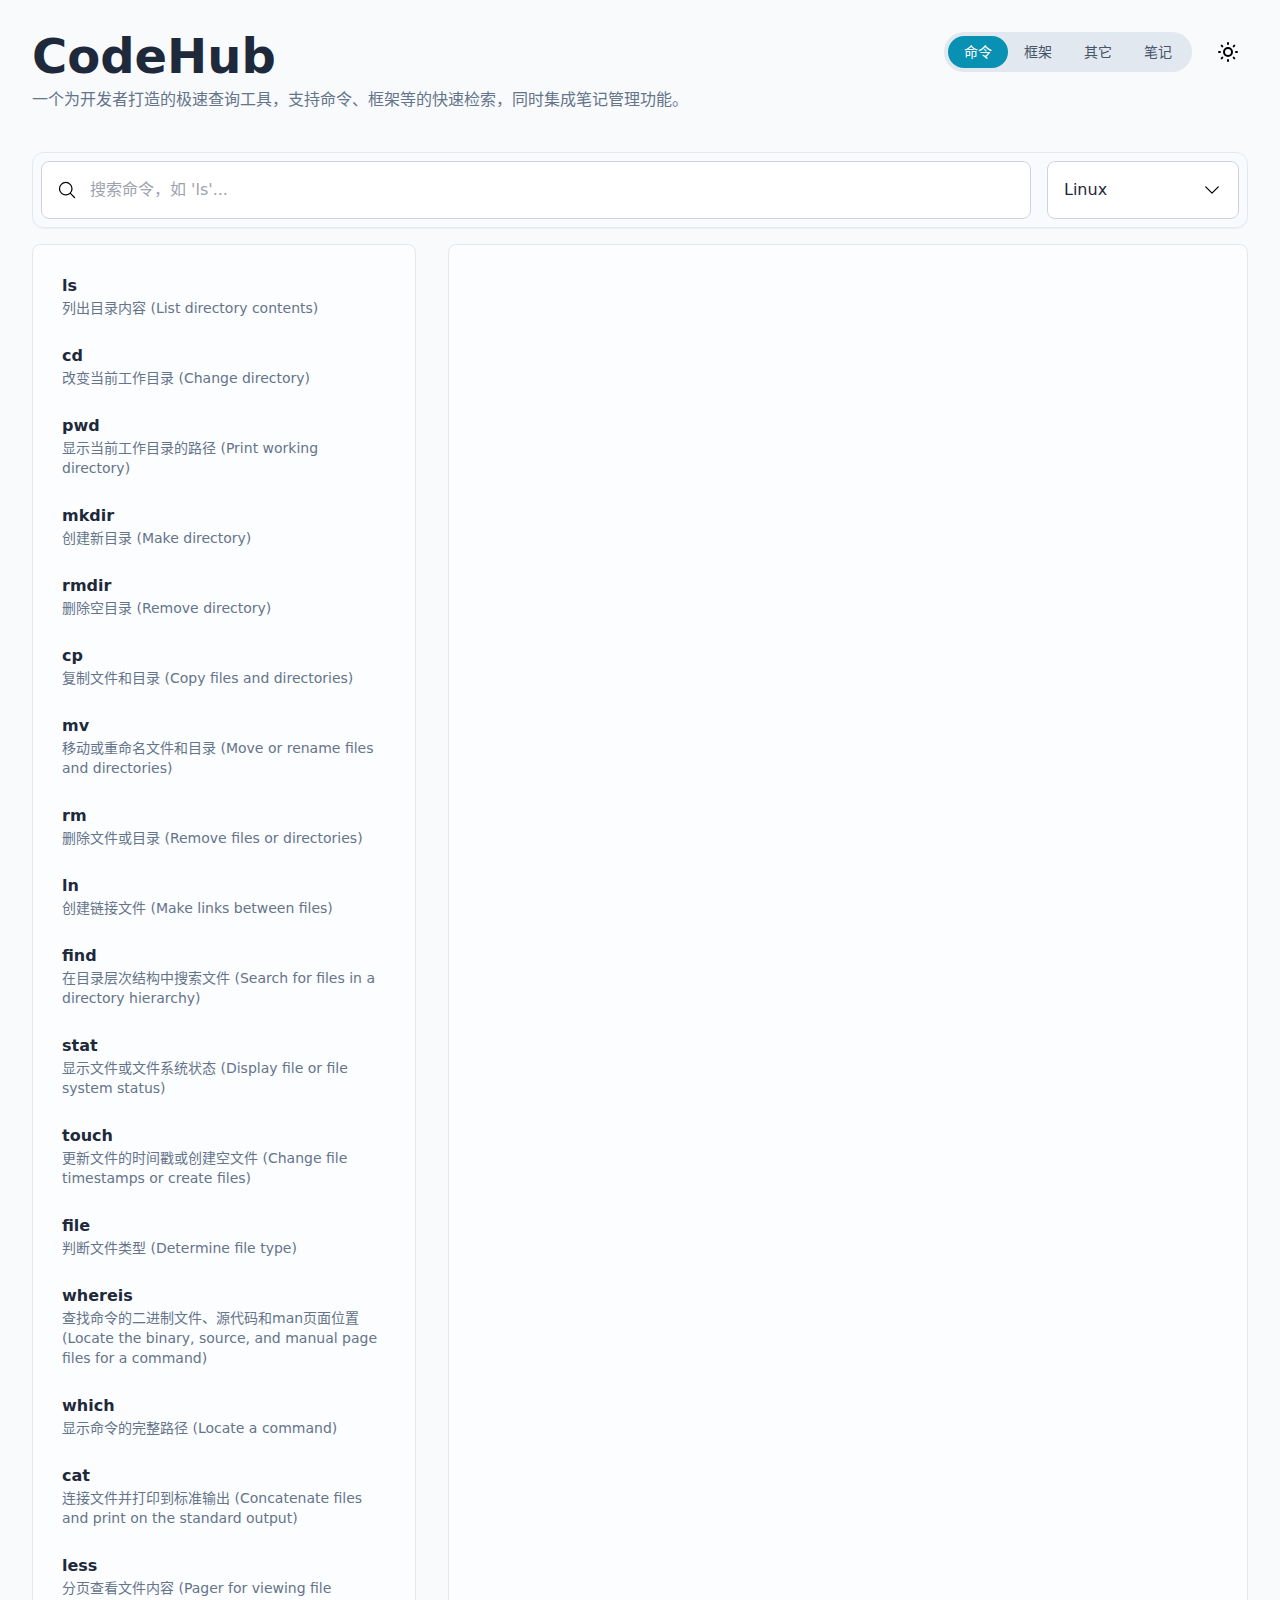
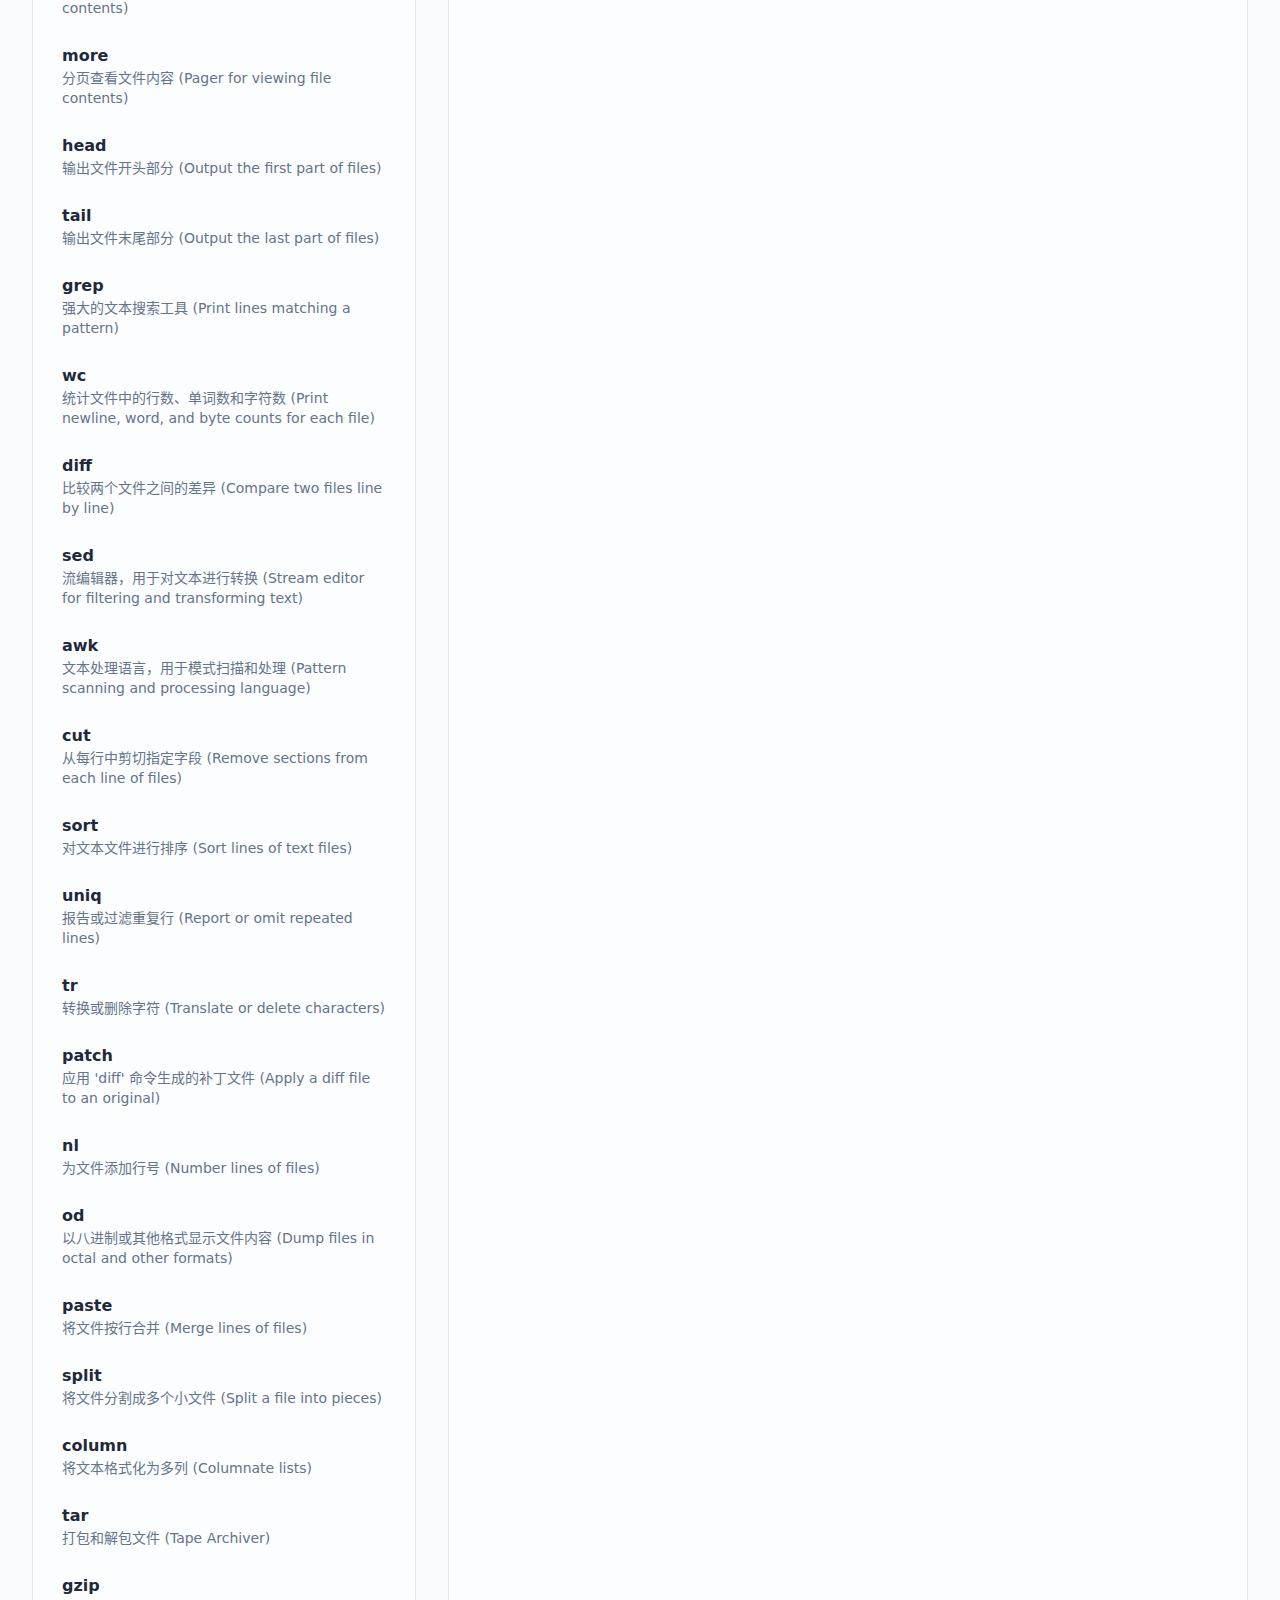
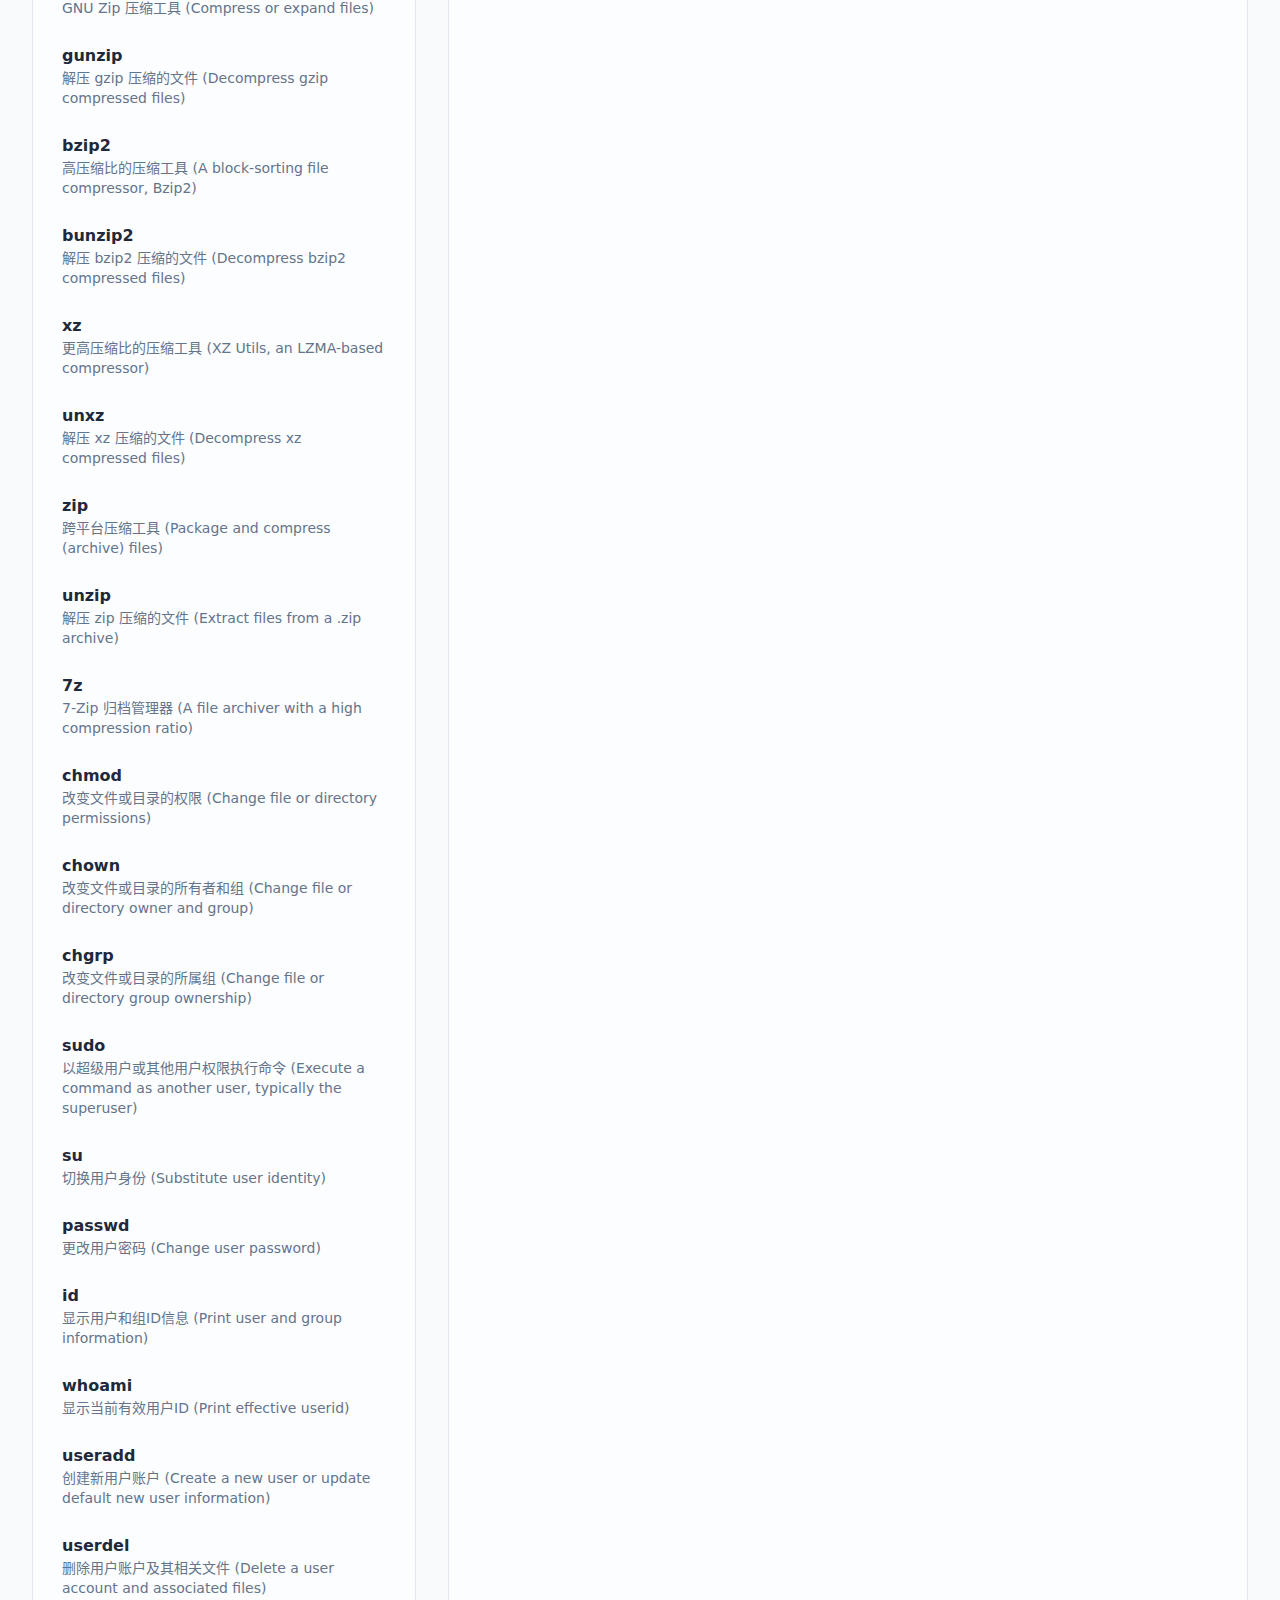
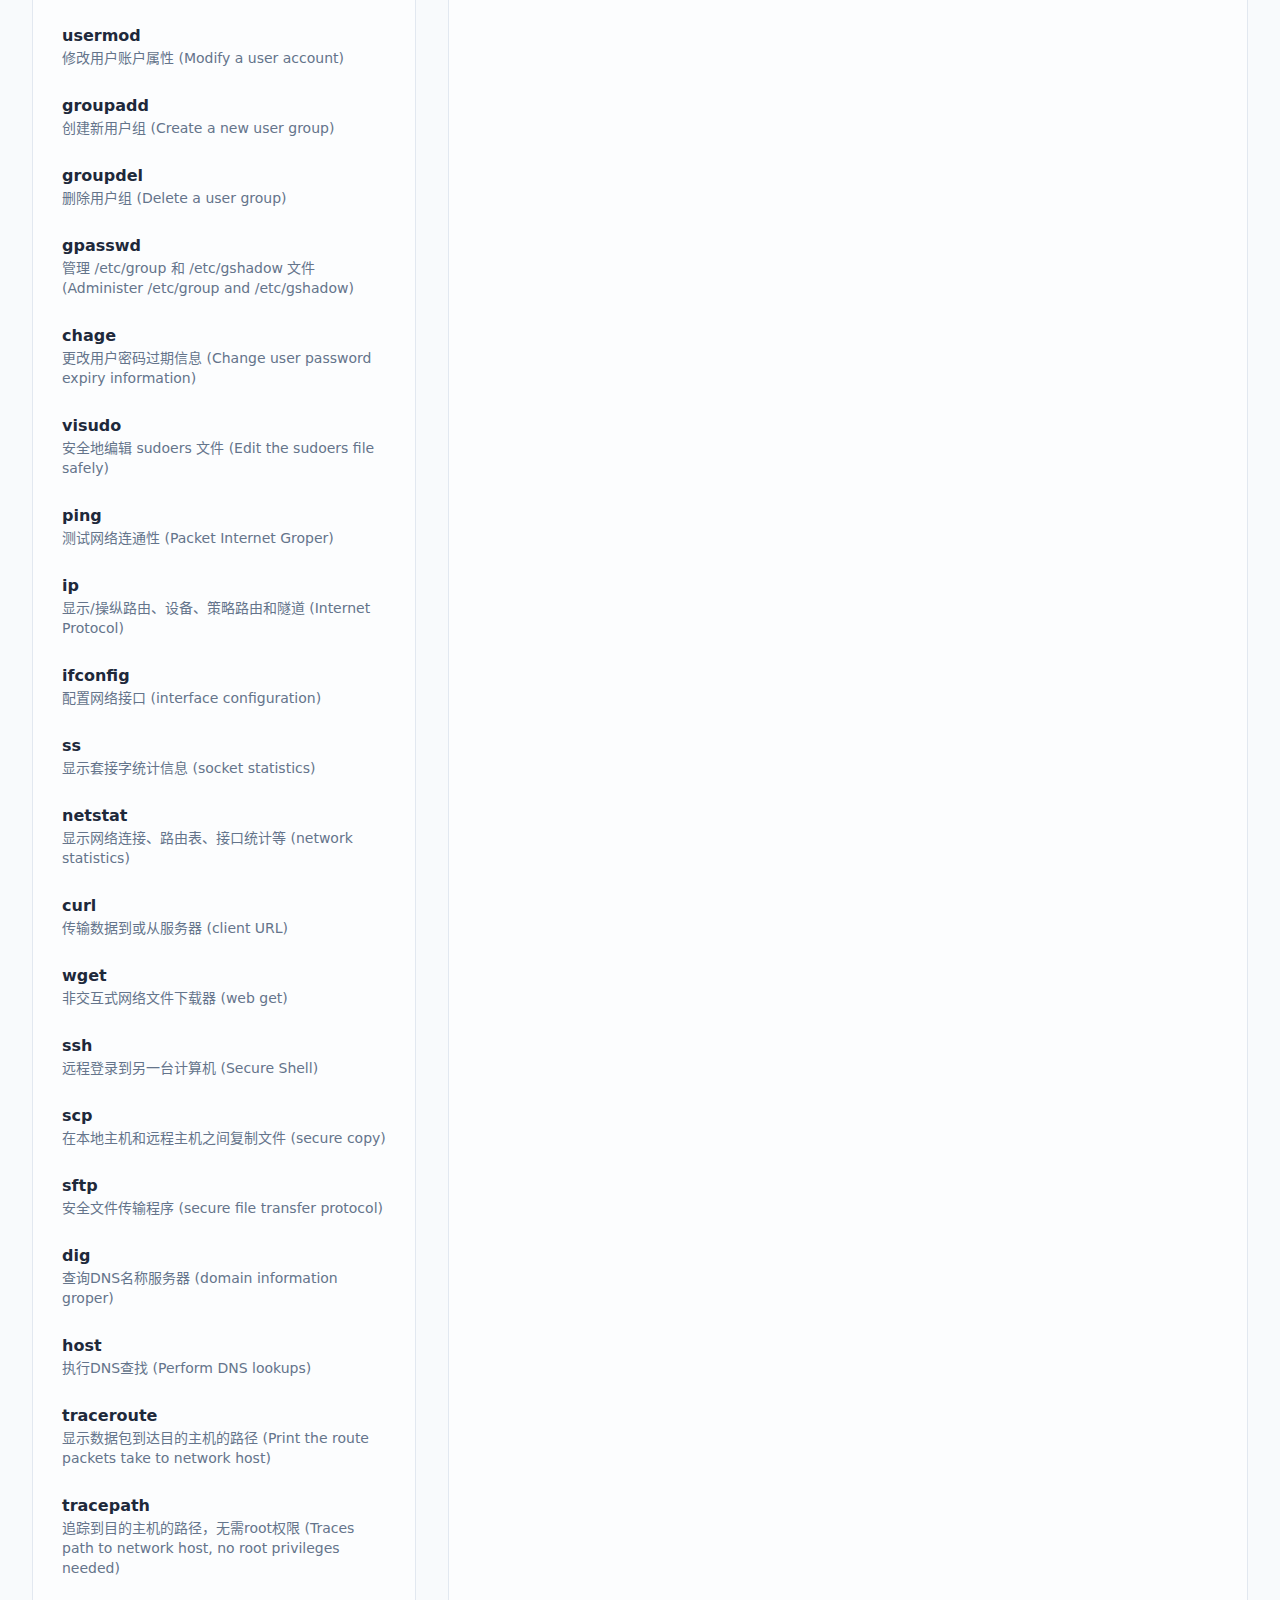
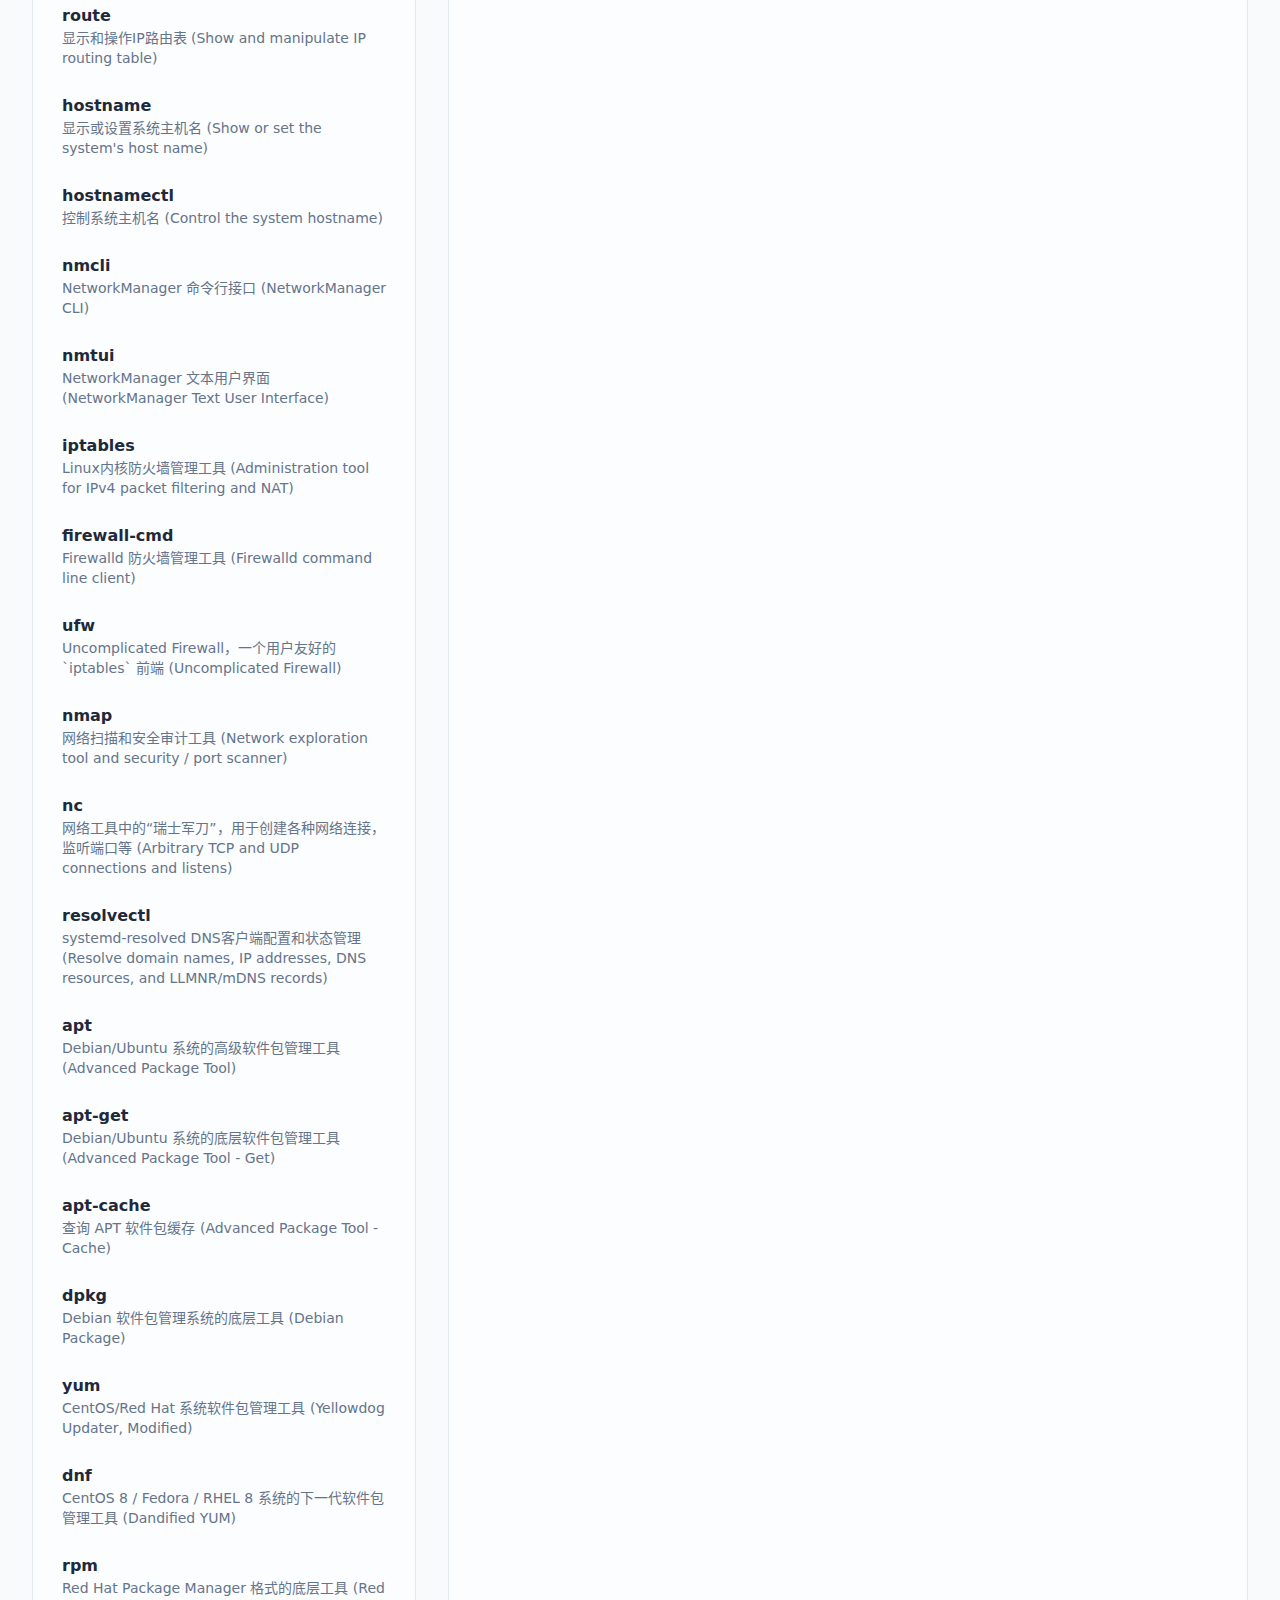
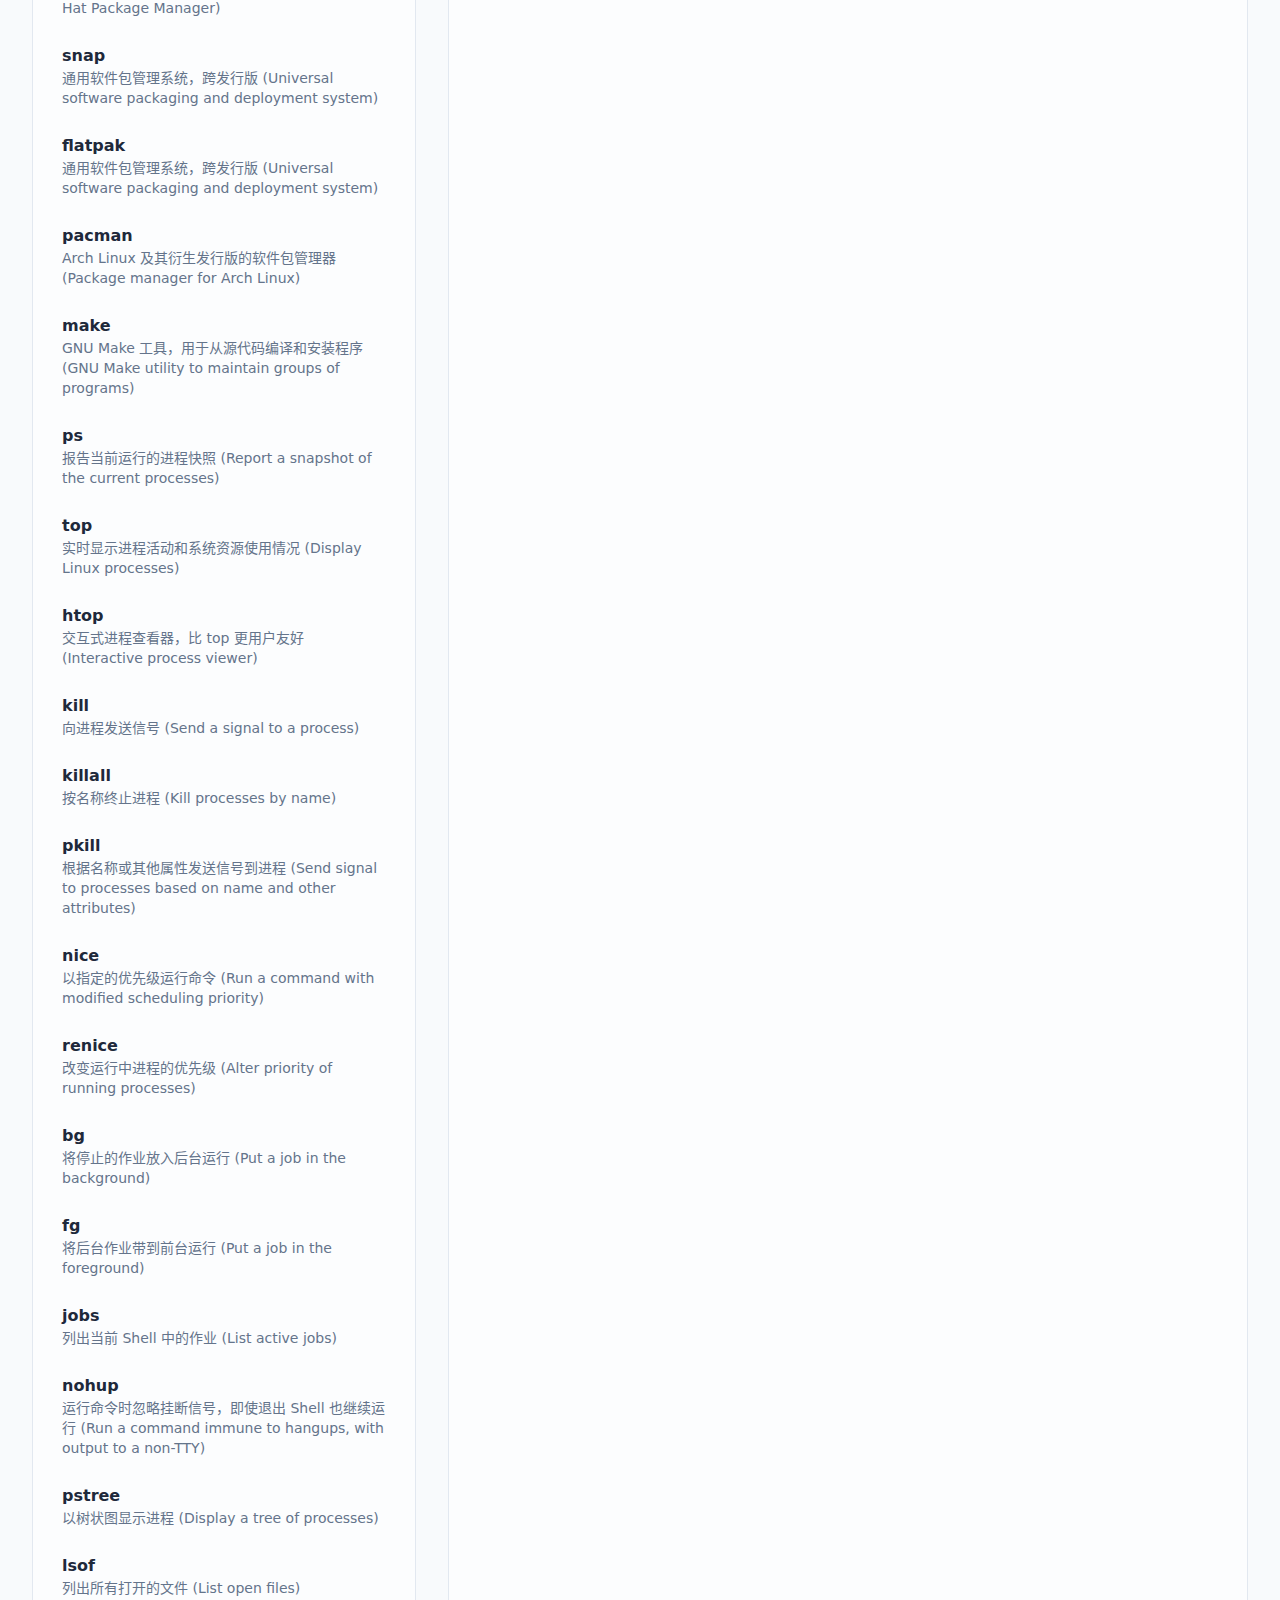
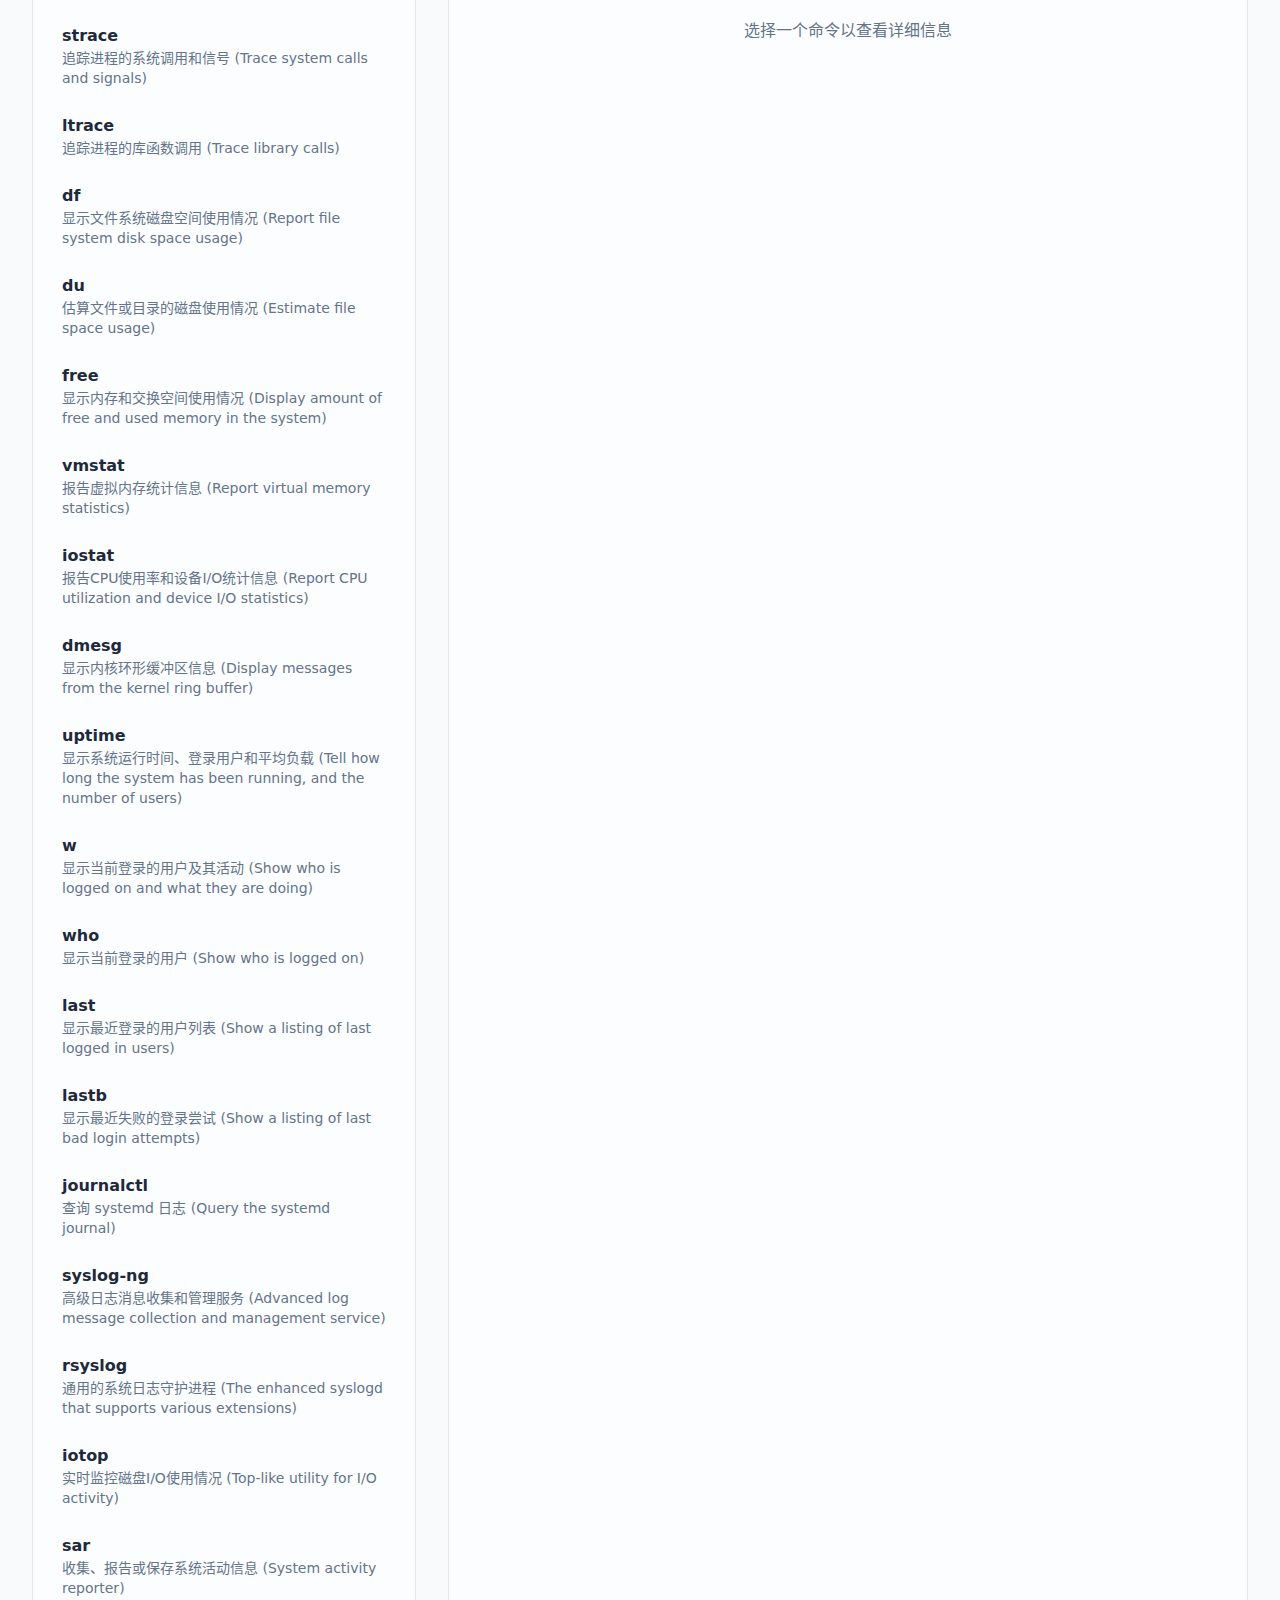
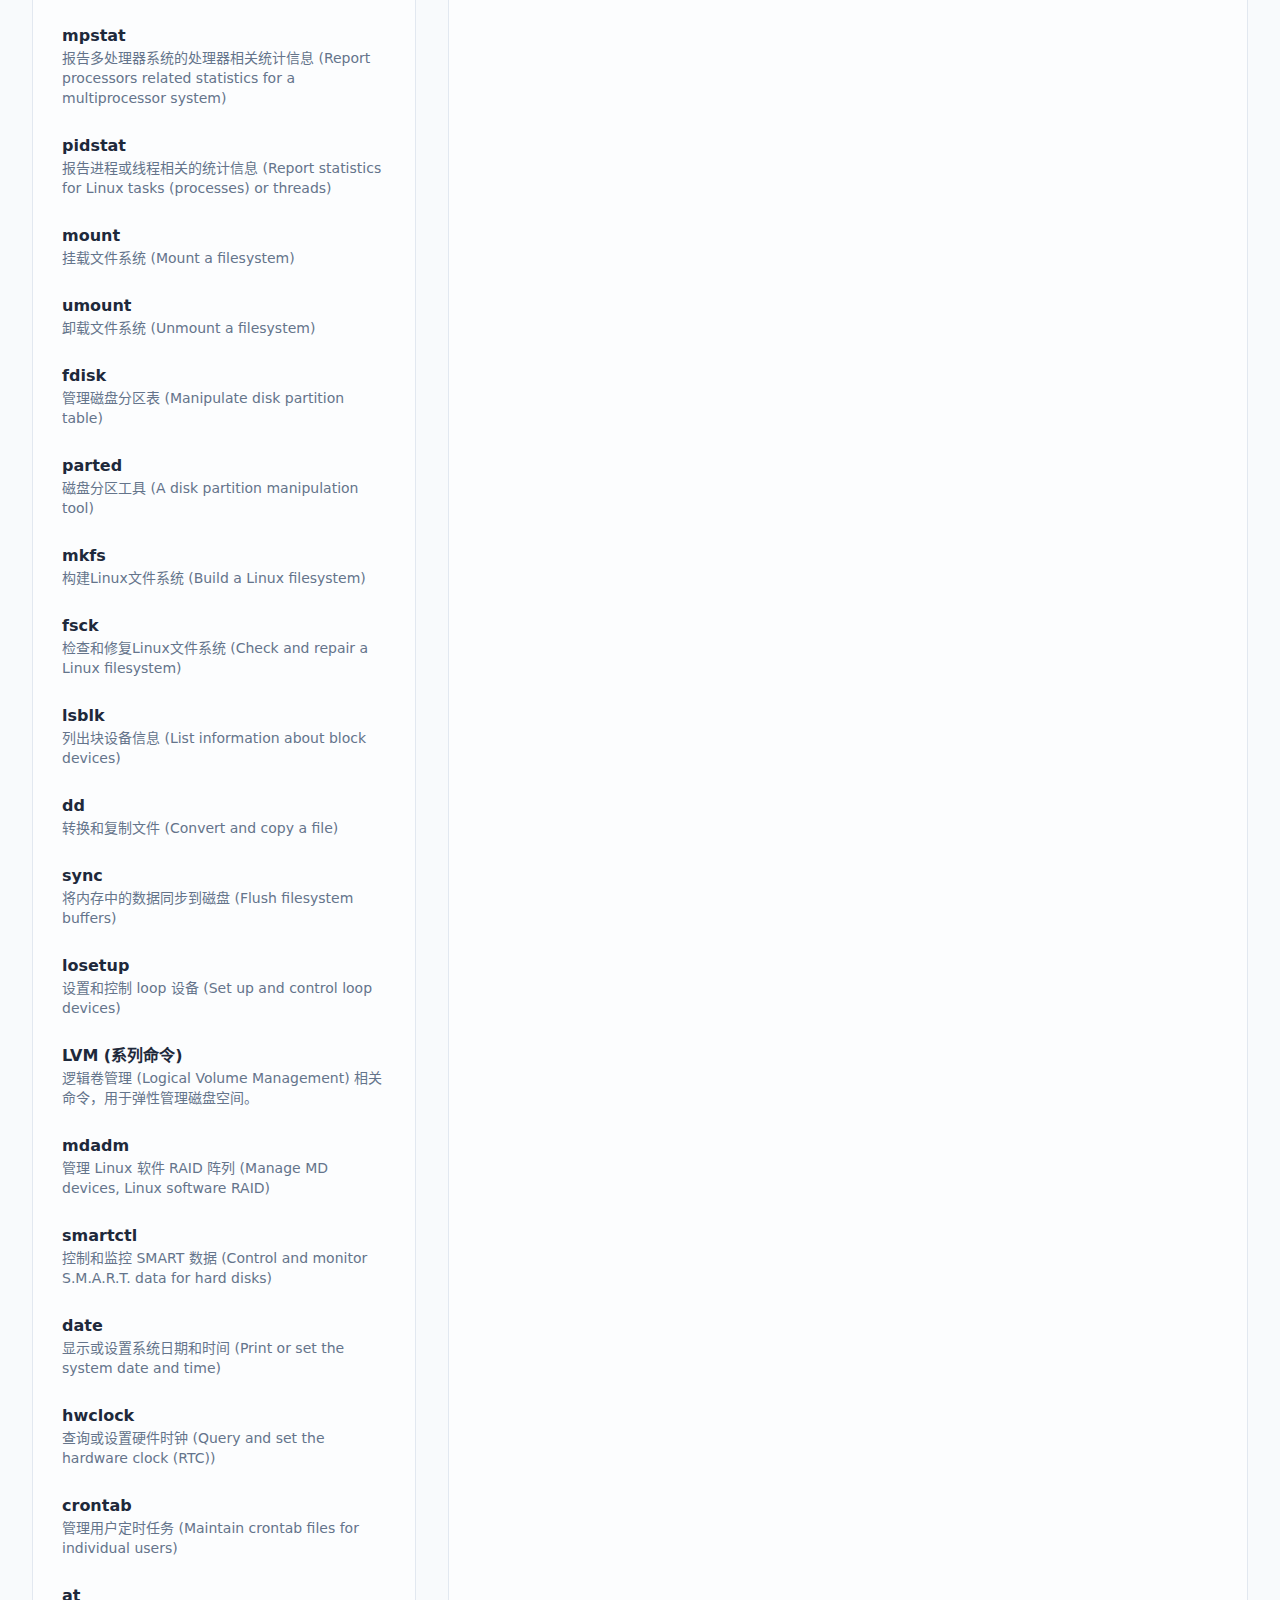
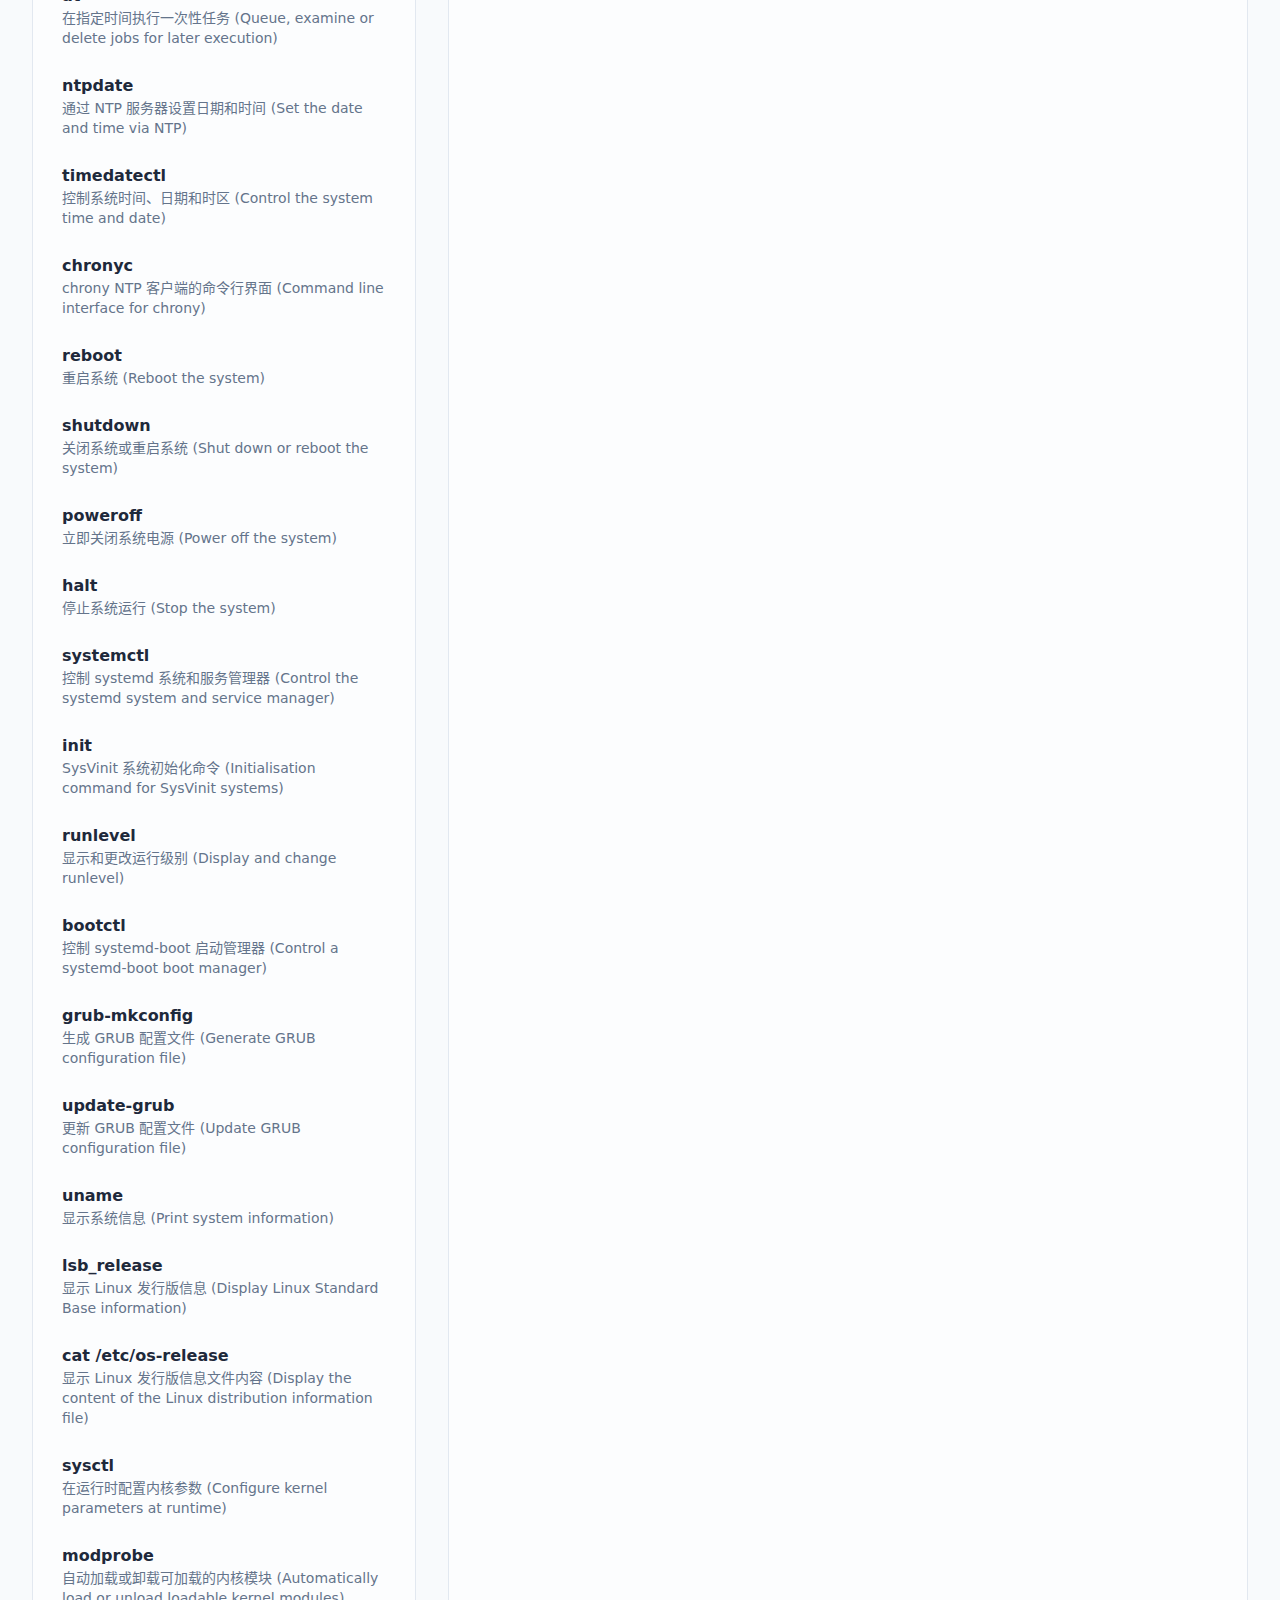
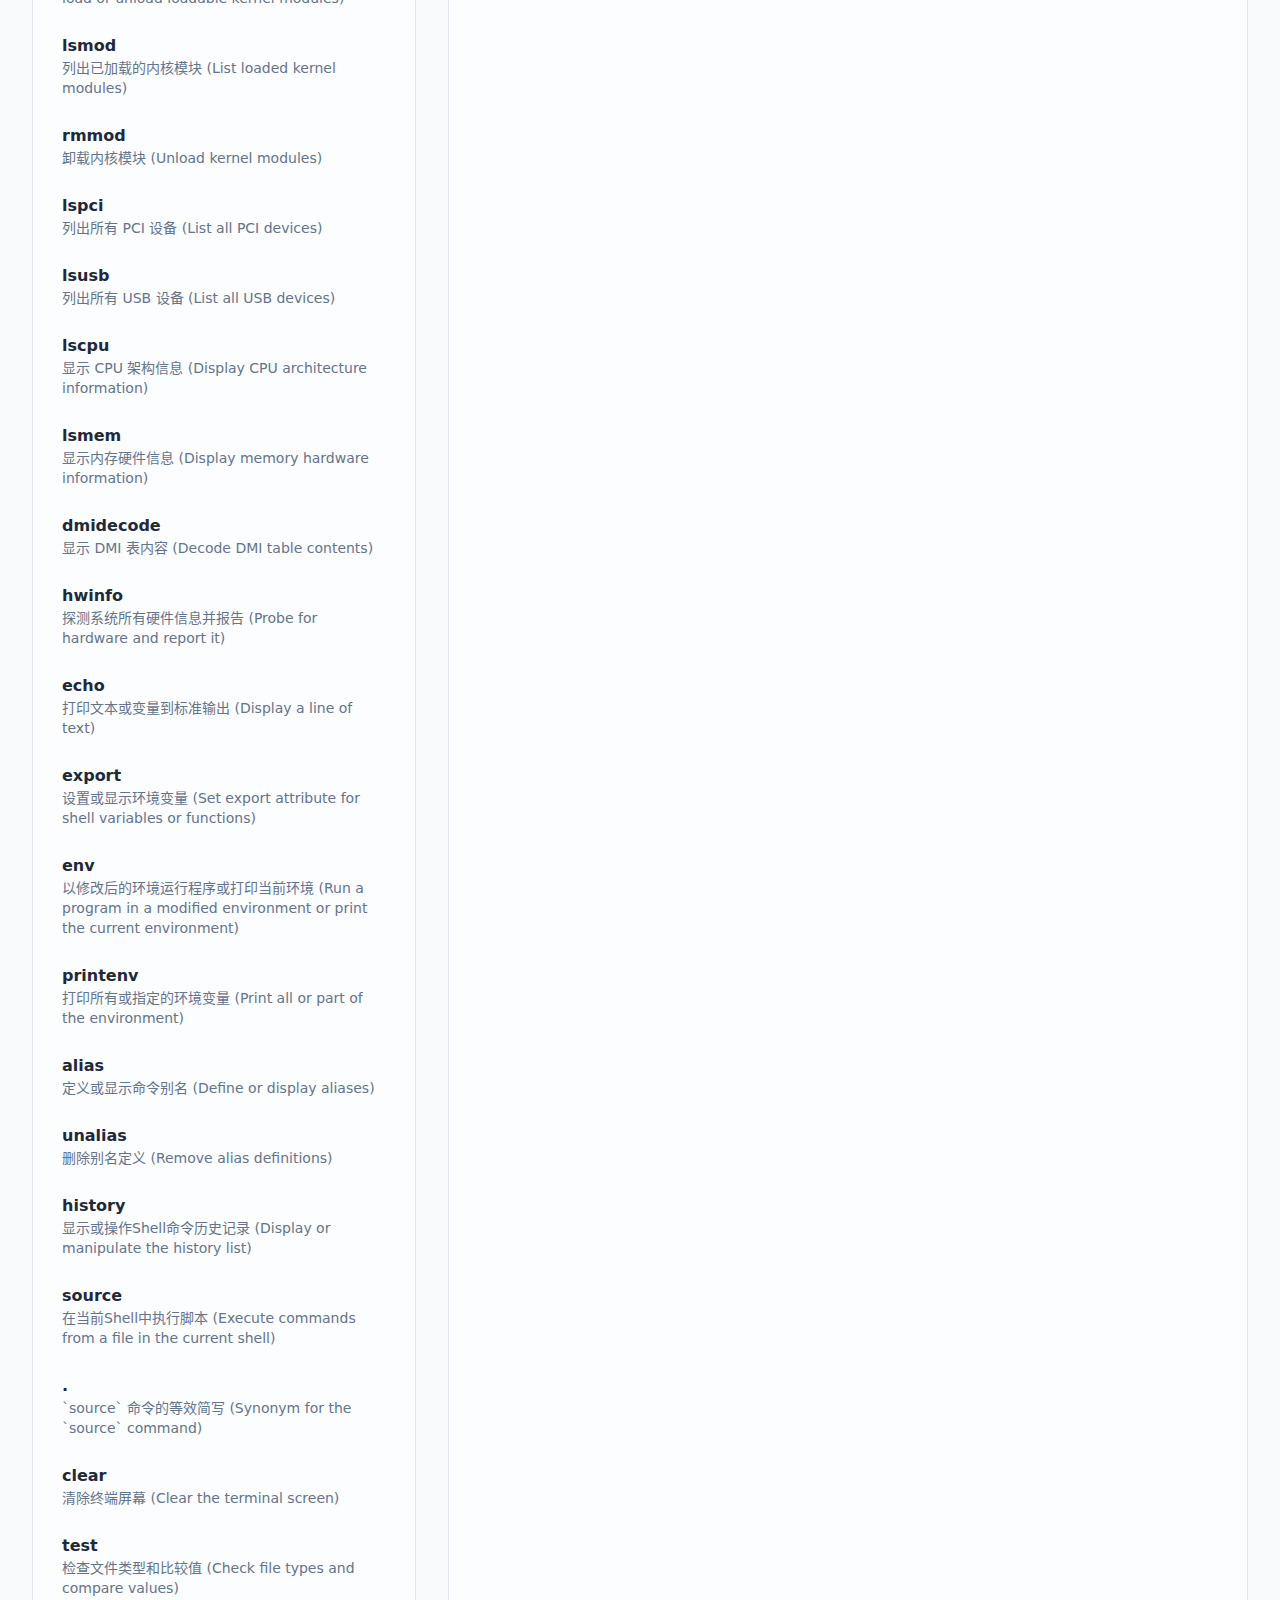
<file: index.html>
<!DOCTYPE html>
<html lang="zh-CN" class="antialiased h-full"> <!-- h-full: 确保html元素占满整个视口高度 -->
<head>
    <meta charset="UTF-8">
    <meta name="viewport" content="width=device-width, initial-scale=1.0">
    <link rel="icon" href="favicon.svg">
    <meta name="author" content="git-hub-cc">
    <meta name="description" content="CodeHub 是一个为开发者量身打造的极速查询工具，旨在帮助用户快速检索常用命令、框架资料和其他开发相关知识，并集成了个人笔记管理功能。">
    <meta name="keywords" content="CodeHub, 开发者工具, 命令查询, 框架文档, 个人笔记, Linux, PowerShell, Git, Docker, K8S, npm, Maven, Pip, Scoop, SQL, SpringBoot, Vue, React, Tailwind, 设计模式, 正则表达式, Markdown, HTTP协议, 模糊搜索, 离线可用">
    <title>CodeHub</title>

    <!-- 外部库 -->
    <script src="lib/fuse.min.js"></script>
    <script src="lib/marked.min.js"></script>

    <!-- 自定义样式 -->
    <link rel="stylesheet" href="css/custom.css">
    <link rel="stylesheet" href="css/output.css">

    <!-- 新增：引入 Prism.js 语法高亮库 -->
    <link href="cdnjs.cloudflare.com/ajax/libs/prism/1.29.0/themes/prism-okaidia.min.css" rel="stylesheet"/>
    <script defer="" src="cdnjs.cloudflare.com/ajax/libs/prism/1.29.0/prism.min.js"></script>
    <script defer="" src="cdnjs.cloudflare.com/ajax/libs/prism/1.29.0/plugins/autoloader/prism-autoloader.min.js"></script>

    <!-- 主题初始化脚本: 放在head中以防止页面加载时出现主题闪烁 -->
    <script>
        if (localStorage.theme === 'dark' || (!('theme' in localStorage) && window.matchMedia('(prefers-color-scheme: dark)').matches)) {
            document.documentElement.classList.add('dark');
        } else {
            document.documentElement.classList.remove('dark');
        }
    </script>
</head>

<body class="bg-slate-50 dark:bg-slate-900 text-slate-600 dark:text-slate-400 font-sans transition-colors duration-300 h-full overflow-hidden"> <!-- h-full, overflow-hidden: 配合flex布局，使页面内容撑满视口且body不滚动 -->

<!-- 页面主容器: 采用flex列布局，占满整个高度 -->
<div class="container mx-auto p-4 md:p-8 max-w-[1400px]">

    <!-- ======================= 页头 (Header) ======================= -->
    <header class="flex justify-between items-start mb-6 flex-shrink-0"> <!-- flex-shrink-0: 防止页头在内容过多时被压缩 -->
        <div>
            <h1 class="text-4xl md:text-5xl font-bold text-slate-800 dark:text-white">CodeHub</h1>
            <p class="text-slate-500 dark:text-slate-400 mt-2">一个为开发者打造的极速查询工具，支持命令、框架等的快速检索，同时集成笔记管理功能。</p>
        </div>
        <div class="flex items-center gap-4">
            <!-- 模式切换器 -->
            <nav>
                <div id="mode-switcher" class="bg-slate-200 dark:bg-slate-800 p-1 rounded-full flex text-sm font-medium">
                    <button id="mode-toggle-commands" class="px-4 py-1.5 rounded-full transition-colors">命令</button>
                    <button id="mode-toggle-frameworks" class="px-4 py-1.5 rounded-full transition-colors">框架</button>
                    <button id="mode-toggle-other" class="px-4 py-1.5 rounded-full transition-colors">其它</button>
                    <button id="mode-toggle-notes" class="px-4 py-1.5 rounded-full transition-colors">笔记</button>
                </div>
            </nav>
            <!-- 主题切换按钮 -->
            <button id="theme-toggle" class="p-2 rounded-full text-slate-500 hover:text-cyan-500 dark:text-slate-400 dark:hover:text-cyan-400 hover:bg-slate-200 dark:hover:bg-slate-800 focus:outline-none focus:ring-2 focus:ring-offset-2 focus:ring-offset-slate-50 dark:focus:ring-offset-slate-900 focus:ring-cyan-500 transition-all duration-300">
                <img id="theme-icon-sun" src="img/icons/sun.svg" class="h-6 w-6" alt="浅色模式">
                <img id="theme-icon-moon" src="img/icons/moon.svg" class="h-6 w-6 hidden" alt="深色模式">
            </button>
        </div>
    </header>

    <!-- ======================= 可搜索视图 (命令、框架、其它) ======================= -->
    <!-- flex-grow: 使main元素填充剩余空间; overflow-hidden: 配合内部滚动 -->
    <main id="searchable-view" class="opacity-0 transition-opacity duration-300 flex-grow overflow-hidden flex flex-col">
        <!-- 搜索和过滤区域 (粘性定位) -->
        <div class="flex flex-col md:flex-row gap-4 mb-8 sticky top-4 z-20 bg-slate-50/80 dark:bg-slate-900/80 backdrop-blur-sm p-2 rounded-xl border border-slate-200 dark:border-slate-800 shadow-sm flex-shrink-0">
            <div class="relative flex-grow">
                <div class="absolute inset-y-0 left-0 pl-4 flex items-center pointer-events-none"><img src="img/icons/search.svg" class="h-5 w-5 text-slate-400" alt="搜索"></div>
                <input type="text" id="searchable-input" placeholder="搜索..." class="w-full bg-white dark:bg-slate-800 border border-slate-300 dark:border-slate-700 text-slate-800 dark:text-white rounded-lg p-4 pl-12 focus:ring-2 focus:ring-cyan-500 focus:border-cyan-500 focus:outline-none transition-shadow">
            </div>
            <!-- 下拉选择器 -->
            <div id="searchable-dropdown" class="relative md:w-48">
                <button id="searchable-trigger" class="dropdown-trigger w-full bg-white dark:bg-slate-800 border border-slate-300 dark:border-slate-700 text-slate-800 dark:text-white rounded-lg p-4 focus:ring-2 focus:ring-cyan-500 focus:border-cyan-500 focus:outline-none transition-shadow flex items-center justify-between">
                    <span id="searchable-selected-text" class="font-medium"></span>
                    <img src="img/icons/chevron-down.svg" class="h-5 w-5 text-slate-400 transition-transform duration-200" alt="下拉">
                </button>
                <div id="searchable-options" class="dropdown-options hidden absolute top-full mt-2 w-full bg-white dark:bg-slate-800 border border-slate-200 dark:border-slate-700 rounded-lg shadow-lg overflow-hidden z-30"></div>
            </div>
        </div>
        <!-- 结果和详情区域 -->
        <div id="resultsContainer" class="grid grid-cols-1 lg:grid-cols-3 gap-8 flex-grow overflow-hidden">
            <!-- 结果列表: overflow-y-auto使其内部可滚动; flex-grow max-h-full使其填充父容器高度 -->
            <aside id="searchable-results-list" class="lg:col-span-1 bg-white/50 dark:bg-slate-800/50 p-2 sm:p-4 rounded-lg overflow-y-auto border border-slate-200 dark:border-slate-800 flex-grow max-h-full"></aside>
            <!-- 详情视图 -->
            <article id="searchable-details-view" class="lg:col-span-2 bg-white/50 dark:bg-slate-800/50 p-4 sm:p-6 rounded-lg overflow-y-auto border border-slate-200 dark:border-slate-800 flex-grow max-h-full"></article>
        </div>
    </main>

    <!-- ======================= 笔记视图 ======================= -->
    <main id="notes-view" class="hidden opacity-0 transition-opacity duration-300 flex-grow overflow-hidden flex flex-col">
        <!-- 搜索和过滤区域 -->
        <div class="flex flex-col md:flex-row gap-4 mb-8 sticky top-4 z-20 bg-slate-50/80 dark:bg-slate-900/80 backdrop-blur-sm p-2 rounded-xl border border-slate-200 dark:border-slate-800 shadow-sm flex-shrink-0">
            <div class="relative flex-grow">
                <div class="absolute inset-y-0 left-0 pl-4 flex items-center pointer-events-none"><img src="img/icons/search.svg" class="h-5 w-5 text-slate-400" alt="搜索"></div>
                <input type="text" id="noteSearchInput" placeholder="在当前笔记集中搜索..." class="w-full bg-white dark:bg-slate-800 border border-slate-300 dark:border-slate-700 text-slate-800 dark:text-white rounded-lg p-4 pl-12 focus:ring-2 focus:ring-cyan-500 focus:border-cyan-500 focus:outline-none transition-shadow">
            </div>
            <!-- 笔记集下拉选择器 -->
            <div id="note-set-dropdown" class="relative md:w-48">
                <button id="note-set-trigger" class="dropdown-trigger w-full bg-white dark:bg-slate-800 border border-slate-300 dark:border-slate-700 text-slate-800 dark:text-white rounded-lg p-4 focus:ring-2 focus:ring-cyan-500 focus:border-cyan-500 focus:outline-none transition-shadow flex items-center justify-between">
                    <span id="note-set-selected-text" class="font-medium"></span>
                    <img src="img/icons/chevron-down.svg" class="h-5 w-5 text-slate-400 transition-transform duration-200" alt="下拉">
                </button>
                <div id="note-set-options" class="dropdown-options hidden absolute top-full mt-2 w-full bg-white dark:bg-slate-800 border border-slate-200 dark:border-slate-700 rounded-lg shadow-lg overflow-y-auto z-30 max-h-60"></div>
            </div>
            <button id="add-set-btn" class="flex-shrink-0 bg-white dark:bg-slate-800 border border-slate-300 dark:border-slate-700 text-slate-700 dark:text-slate-200 rounded-lg px-4 font-medium hover:bg-slate-100 dark:hover:bg-slate-700 transition-colors focus:ring-2 focus:ring-cyan-500 focus:outline-none">新建</button>
        </div>
        <!-- 笔记列表和详情区域 -->
        <div class="grid grid-cols-1 lg:grid-cols-3 gap-8 flex-grow overflow-hidden">
            <aside class="lg:col-span-1 bg-white/50 dark:bg-slate-800/50 p-2 sm:p-4 rounded-lg border border-slate-200 dark:border-slate-800 flex flex-col overflow-hidden">
                <!-- 添加笔记表单 -->
                <form id="addNoteForm" class="p-2 border-b border-slate-200 dark:border-slate-700 mb-2 flex-shrink-0">
                    <h3 id="addNoteFormTitle" class="text-md font-bold text-slate-800 dark:text-white mb-3"></h3>
                    <div class="flex items-start gap-2">
                        <textarea id="noteQuestion" class="flex-grow w-full bg-slate-100 dark:bg-slate-900 border border-slate-300 dark:border-slate-600 text-slate-800 dark:text-white rounded-md p-2 text-sm focus:ring-2 focus:ring-cyan-500 focus:outline-none" placeholder="输入新问题..." rows="2"></textarea>
                        <button type="submit" class="flex-shrink-0 bg-white dark:bg-slate-800 border border-slate-300 dark:border-slate-700 text-slate-700 dark:text-slate-200 rounded-lg px-4 py-2 font-medium hover:bg-slate-100 dark:hover:bg-slate-700 transition-colors focus:ring-2 focus:ring-cyan-500 focus:outline-none">添加</button>
                    </div>
                </form>
                <!-- 笔记列表容器 -->
                <div id="notesList" class="flex-grow overflow-y-auto space-y-1.5 pr-1"></div>
            </aside>
            <!-- 笔记详情视图 -->
            <article id="noteDetailsView" class="lg:col-span-2 bg-white/50 dark:bg-slate-800/50 p-4 sm:p-6 rounded-lg overflow-y-auto border border-slate-200 dark:border-slate-800 flex-grow max-h-full"></article>
        </div>
    </main>

    <!-- ======================= 页脚 (Footer) ======================= -->
    <footer class="flex-shrink-0 flex items-center justify-center text-center text-sm text-slate-500 dark:text-slate-400 border-t border-slate-200 dark:border-slate-800 h-[80px]">
        <p>
            灵感源于 <a href="https://github.com/jaywcjlove/linux-command" target="_blank" rel="noopener noreferrer" class="text-cyan-600 hover:text-cyan-700 dark:text-cyan-500 dark:hover:text-cyan-400 font-semibold">jaywcjlove/linux-command</a>
            <span class="inline-block mx-3">|</span>
            当前项目地址：<a href="https://github.com/git-hub-cc/CodeHub" target="_blank" rel="noopener noreferrer" class="text-cyan-600 hover:text-cyan-700 dark:text-cyan-500 dark:hover:text-cyan-400 font-semibold">git-hub-cc/CodeHub</a>
            <span class="inline-block mx-3">|</span>
            ©粤ICP备2024271251号
        </p>
    </footer>
</div>

<!-- ======================= 模态框 (Modals) ======================= -->
<!-- 确认模态框 -->
<div id="confirmation-modal" class="hidden fixed inset-0 bg-slate-900/60 backdrop-blur-sm flex items-center justify-center p-4 z-50 transition-opacity duration-300" role="dialog" aria-modal="true">
    <div id="modal-dialog" class="bg-white dark:bg-slate-800 rounded-xl shadow-2xl w-full max-w-md transform transition-all scale-95 opacity-0">
        <div class="p-6"><h3 id="modal-title" class="text-xl font-bold text-slate-800 dark:text-white"></h3><p id="modal-message" class="mt-2 text-slate-600 dark:text-slate-400"></p></div>
        <div class="bg-slate-50 dark:bg-slate-800/50 px-6 py-4 flex justify-end gap-3 rounded-b-xl">
            <button id="modal-cancel-btn" class="px-4 py-2 rounded-lg bg-white dark:bg-slate-700 border border-slate-300 dark:border-slate-600 text-slate-700 dark:text-slate-300 font-semibold hover:bg-slate-100 dark:hover:bg-slate-600 transition-colors focus:outline-none focus:ring-2 focus:ring-offset-2 focus:ring-slate-500">取消</button>
            <button id="modal-confirm-btn" class="px-4 py-2 rounded-lg bg-red-600 border border-transparent text-white font-semibold hover:bg-red-700 transition-colors focus:outline-none focus:ring-2 focus:ring-offset-2 focus:ring-red-500">确认删除</button>
        </div>
    </div>
</div>

<!-- 输入模态框 -->
<div id="input-modal" class="hidden fixed inset-0 bg-slate-900/60 backdrop-blur-sm flex items-center justify-center p-4 z-50 transition-opacity duration-300" role="dialog" aria-modal="true">
    <div id="input-modal-dialog" class="bg-white dark:bg-slate-800 rounded-xl shadow-2xl w-full max-w-md transform transition-all scale-95 opacity-0">
        <div class="p-6">
            <h3 id="input-modal-title" class="text-xl font-bold text-slate-800 dark:text-white"></h3>
            <p id="input-modal-message" class="mt-2 text-slate-600 dark:text-slate-400"></p>
            <input type="text" id="input-modal-field" class="w-full mt-4 bg-slate-100 dark:bg-slate-900 border border-slate-300 dark:border-slate-600 rounded-md p-2 focus:ring-2 focus:ring-cyan-500 focus:outline-none">
        </div>
        <div class="bg-slate-50 dark:bg-slate-800/50 px-6 py-4 flex justify-end gap-3 rounded-b-xl">
            <button id="input-modal-cancel-btn" class="px-4 py-2 rounded-lg bg-white dark:bg-slate-700 border border-slate-300 dark:border-slate-600 text-slate-700 dark:text-slate-300 font-semibold hover:bg-slate-100 dark:hover:bg-slate-600 transition-colors focus:outline-none focus:ring-2 focus:ring-offset-2 focus:ring-slate-500">取消</button>
            <button id="input-modal-confirm-btn" class="px-4 py-2 rounded-lg bg-cyan-600 border border-transparent text-white font-semibold hover:bg-cyan-700 transition-colors focus:outline-none focus:ring-2 focus:ring-offset-2 focus:ring-cyan-500">确认</button>
        </div>
    </div>
</div>

<!-- ======================= 模板与脚本 ======================= -->
<!-- 用于动态加载HTML模板的隐藏容器 -->
<div id="template-container" hidden></div>

<!-- 应用脚本 (顺序很重要) -->
<script src="js/db.js"></script>
<script src="js/ui.js"></script>
<script src="js/notes.js"></script>
<script src="js/app.js"></script>

</body>
</html>
</file>
<file: css/custom.css>
/* css/custom.css */

/* Custom Scrollbar Styling */
::-webkit-scrollbar {
    width: 8px;
}

::-webkit-scrollbar-track {
    background: transparent;
}

::-webkit-scrollbar-thumb {
    background-color: rgba(100, 116, 139, 0.4);
    border-radius: 20px;
    border: 2px solid transparent;
    background-clip: content-box;
}

.dark ::-webkit-scrollbar-thumb {
    background-color: rgba(100, 116, 139, 0.7);
}

/* Active State for List Items */
.result-item.active {
    background-color: rgba(6, 182, 212, 0.1);
    border-color: rgba(6, 182, 212, 0.4);
}

.note-set-item.is-active {
    background-color: rgba(6, 182, 212, 0.1);
    border-color: rgba(6, 182, 212, 0.4);
}

/* Textarea Behavior */
textarea:focus,
textarea:hover {
    resize: vertical;
}
</file>
<file: css/output.css>
*,:after,:before{--tw-border-spacing-x:0;--tw-border-spacing-y:0;--tw-translate-x:0;--tw-translate-y:0;--tw-rotate:0;--tw-skew-x:0;--tw-skew-y:0;--tw-scale-x:1;--tw-scale-y:1;--tw-pan-x: ;--tw-pan-y: ;--tw-pinch-zoom: ;--tw-scroll-snap-strictness:proximity;--tw-gradient-from-position: ;--tw-gradient-via-position: ;--tw-gradient-to-position: ;--tw-ordinal: ;--tw-slashed-zero: ;--tw-numeric-figure: ;--tw-numeric-spacing: ;--tw-numeric-fraction: ;--tw-ring-inset: ;--tw-ring-offset-width:0px;--tw-ring-offset-color:#fff;--tw-ring-color:rgba(59,130,246,.5);--tw-ring-offset-shadow:0 0 #0000;--tw-ring-shadow:0 0 #0000;--tw-shadow:0 0 #0000;--tw-shadow-colored:0 0 #0000;--tw-blur: ;--tw-brightness: ;--tw-contrast: ;--tw-grayscale: ;--tw-hue-rotate: ;--tw-invert: ;--tw-saturate: ;--tw-sepia: ;--tw-drop-shadow: ;--tw-backdrop-blur: ;--tw-backdrop-brightness: ;--tw-backdrop-contrast: ;--tw-backdrop-grayscale: ;--tw-backdrop-hue-rotate: ;--tw-backdrop-invert: ;--tw-backdrop-opacity: ;--tw-backdrop-saturate: ;--tw-backdrop-sepia: ;--tw-contain-size: ;--tw-contain-layout: ;--tw-contain-paint: ;--tw-contain-style: }::backdrop{--tw-border-spacing-x:0;--tw-border-spacing-y:0;--tw-translate-x:0;--tw-translate-y:0;--tw-rotate:0;--tw-skew-x:0;--tw-skew-y:0;--tw-scale-x:1;--tw-scale-y:1;--tw-pan-x: ;--tw-pan-y: ;--tw-pinch-zoom: ;--tw-scroll-snap-strictness:proximity;--tw-gradient-from-position: ;--tw-gradient-via-position: ;--tw-gradient-to-position: ;--tw-ordinal: ;--tw-slashed-zero: ;--tw-numeric-figure: ;--tw-numeric-spacing: ;--tw-numeric-fraction: ;--tw-ring-inset: ;--tw-ring-offset-width:0px;--tw-ring-offset-color:#fff;--tw-ring-color:rgba(59,130,246,.5);--tw-ring-offset-shadow:0 0 #0000;--tw-ring-shadow:0 0 #0000;--tw-shadow:0 0 #0000;--tw-shadow-colored:0 0 #0000;--tw-blur: ;--tw-brightness: ;--tw-contrast: ;--tw-grayscale: ;--tw-hue-rotate: ;--tw-invert: ;--tw-saturate: ;--tw-sepia: ;--tw-drop-shadow: ;--tw-backdrop-blur: ;--tw-backdrop-brightness: ;--tw-backdrop-contrast: ;--tw-backdrop-grayscale: ;--tw-backdrop-hue-rotate: ;--tw-backdrop-invert: ;--tw-backdrop-opacity: ;--tw-backdrop-saturate: ;--tw-backdrop-sepia: ;--tw-contain-size: ;--tw-contain-layout: ;--tw-contain-paint: ;--tw-contain-style: }

/*! tailwindcss v3.4.17 | MIT License | https://tailwindcss.com*/*,:after,:before{box-sizing:border-box;border:0 solid #e5e7eb}:after,:before{--tw-content:""}:host,html{line-height:1.5;-webkit-text-size-adjust:100%;-moz-tab-size:4;-o-tab-size:4;tab-size:4;font-family:ui-sans-serif,system-ui,sans-serif,Apple Color Emoji,Segoe UI Emoji,Segoe UI Symbol,Noto Color Emoji;font-feature-settings:normal;font-variation-settings:normal;-webkit-tap-highlight-color:transparent}body{margin:0;line-height:inherit}hr{height:0;color:inherit;border-top-width:1px}abbr:where([title]){-webkit-text-decoration:underline dotted;text-decoration:underline dotted}h1,h2,h3,h4,h5,h6{font-size:inherit;font-weight:inherit}a{color:inherit;text-decoration:inherit}b,strong{font-weight:bolder}code,kbd,pre,samp{font-family:ui-monospace,SFMono-Regular,Menlo,Monaco,Consolas,Liberation Mono,Courier New,monospace;font-feature-settings:normal;font-variation-settings:normal;font-size:1em}small{font-size:80%}sub,sup{font-size:75%;line-height:0;position:relative;vertical-align:baseline}sub{bottom:-.25em}sup{top:-.5em}table{text-indent:0;border-color:inherit;border-collapse:collapse}button,input,optgroup,select,textarea{font-family:inherit;font-feature-settings:inherit;font-variation-settings:inherit;font-size:100%;font-weight:inherit;line-height:inherit;letter-spacing:inherit;color:inherit;margin:0;padding:0}button,select{text-transform:none}button,input:where([type=button]),input:where([type=reset]),input:where([type=submit]){-webkit-appearance:button;background-color:transparent;background-image:none}:-moz-focusring{outline:auto}:-moz-ui-invalid{box-shadow:none}progress{vertical-align:baseline}::-webkit-inner-spin-button,::-webkit-outer-spin-button{height:auto}[type=search]{-webkit-appearance:textfield;outline-offset:-2px}::-webkit-search-decoration{-webkit-appearance:none}::-webkit-file-upload-button{-webkit-appearance:button;font:inherit}summary{display:list-item}blockquote,dd,dl,figure,h1,h2,h3,h4,h5,h6,hr,p,pre{margin:0}fieldset{margin:0}fieldset,legend{padding:0}menu,ol,ul{list-style:none;margin:0;padding:0}dialog{padding:0}textarea{resize:vertical}input::-moz-placeholder,textarea::-moz-placeholder{opacity:1;color:#9ca3af}input::placeholder,textarea::placeholder{opacity:1;color:#9ca3af}[role=button],button{cursor:pointer}:disabled{cursor:default}audio,canvas,embed,iframe,img,object,svg,video{display:block;vertical-align:middle}img,video{max-width:100%;height:auto}[hidden]:where(:not([hidden=until-found])){display:none}.container{width:100%}@media (min-width:640px){.container{max-width:640px}}@media (min-width:768px){.container{max-width:768px}}@media (min-width:1024px){.container{max-width:1024px}}@media (min-width:1280px){.container{max-width:1280px}}@media (min-width:1536px){.container{max-width:1536px}}.prose{color:var(--tw-prose-body);max-width:65ch}.prose :where(p):not(:where([class~=not-prose],[class~=not-prose] *)){margin-top:1.25em;margin-bottom:1.25em}.prose :where([class~=lead]):not(:where([class~=not-prose],[class~=not-prose] *)){color:var(--tw-prose-lead);font-size:1.25em;line-height:1.6;margin-top:1.2em;margin-bottom:1.2em}.prose :where(a):not(:where([class~=not-prose],[class~=not-prose] *)){color:var(--tw-prose-links);text-decoration:underline;font-weight:500}.prose :where(strong):not(:where([class~=not-prose],[class~=not-prose] *)){color:var(--tw-prose-bold);font-weight:600}.prose :where(a strong):not(:where([class~=not-prose],[class~=not-prose] *)){color:inherit}.prose :where(blockquote strong):not(:where([class~=not-prose],[class~=not-prose] *)){color:inherit}.prose :where(thead th strong):not(:where([class~=not-prose],[class~=not-prose] *)){color:inherit}.prose :where(ol):not(:where([class~=not-prose],[class~=not-prose] *)){list-style-type:decimal;margin-top:1.25em;margin-bottom:1.25em;padding-inline-start:1.625em}.prose :where(ol[type=A]):not(:where([class~=not-prose],[class~=not-prose] *)){list-style-type:upper-alpha}.prose :where(ol[type=a]):not(:where([class~=not-prose],[class~=not-prose] *)){list-style-type:lower-alpha}.prose :where(ol[type=A s]):not(:where([class~=not-prose],[class~=not-prose] *)){list-style-type:upper-alpha}.prose :where(ol[type=a s]):not(:where([class~=not-prose],[class~=not-prose] *)){list-style-type:lower-alpha}.prose :where(ol[type=I]):not(:where([class~=not-prose],[class~=not-prose] *)){list-style-type:upper-roman}.prose :where(ol[type=i]):not(:where([class~=not-prose],[class~=not-prose] *)){list-style-type:lower-roman}.prose :where(ol[type=I s]):not(:where([class~=not-prose],[class~=not-prose] *)){list-style-type:upper-roman}.prose :where(ol[type=i s]):not(:where([class~=not-prose],[class~=not-prose] *)){list-style-type:lower-roman}.prose :where(ol[type="1"]):not(:where([class~=not-prose],[class~=not-prose] *)){list-style-type:decimal}.prose :where(ul):not(:where([class~=not-prose],[class~=not-prose] *)){list-style-type:disc;margin-top:1.25em;margin-bottom:1.25em;padding-inline-start:1.625em}.prose :where(ol>li):not(:where([class~=not-prose],[class~=not-prose] *))::marker{font-weight:400;color:var(--tw-prose-counters)}.prose :where(ul>li):not(:where([class~=not-prose],[class~=not-prose] *))::marker{color:var(--tw-prose-bullets)}.prose :where(dt):not(:where([class~=not-prose],[class~=not-prose] *)){color:var(--tw-prose-headings);font-weight:600;margin-top:1.25em}.prose :where(hr):not(:where([class~=not-prose],[class~=not-prose] *)){border-color:var(--tw-prose-hr);border-top-width:1px;margin-top:3em;margin-bottom:3em}.prose :where(blockquote):not(:where([class~=not-prose],[class~=not-prose] *)){font-weight:500;font-style:italic;color:var(--tw-prose-quotes);border-inline-start-width:.25rem;border-inline-start-color:var(--tw-prose-quote-borders);quotes:"\201C""\201D""\2018""\2019";margin-top:1.6em;margin-bottom:1.6em;padding-inline-start:1em}.prose :where(blockquote p:first-of-type):not(:where([class~=not-prose],[class~=not-prose] *)):before{content:open-quote}.prose :where(blockquote p:last-of-type):not(:where([class~=not-prose],[class~=not-prose] *)):after{content:close-quote}.prose :where(h1):not(:where([class~=not-prose],[class~=not-prose] *)){color:var(--tw-prose-headings);font-weight:800;font-size:2.25em;margin-top:0;margin-bottom:.8888889em;line-height:1.1111111}.prose :where(h1 strong):not(:where([class~=not-prose],[class~=not-prose] *)){font-weight:900;color:inherit}.prose :where(h2):not(:where([class~=not-prose],[class~=not-prose] *)){color:var(--tw-prose-headings);font-weight:700;font-size:1.5em;margin-top:2em;margin-bottom:1em;line-height:1.3333333}.prose :where(h2 strong):not(:where([class~=not-prose],[class~=not-prose] *)){font-weight:800;color:inherit}.prose :where(h3):not(:where([class~=not-prose],[class~=not-prose] *)){color:var(--tw-prose-headings);font-weight:600;font-size:1.25em;margin-top:1.6em;margin-bottom:.6em;line-height:1.6}.prose :where(h3 strong):not(:where([class~=not-prose],[class~=not-prose] *)){font-weight:700;color:inherit}.prose :where(h4):not(:where([class~=not-prose],[class~=not-prose] *)){color:var(--tw-prose-headings);font-weight:600;margin-top:1.5em;margin-bottom:.5em;line-height:1.5}.prose :where(h4 strong):not(:where([class~=not-prose],[class~=not-prose] *)){font-weight:700;color:inherit}.prose :where(img):not(:where([class~=not-prose],[class~=not-prose] *)){margin-top:2em;margin-bottom:2em}.prose :where(picture):not(:where([class~=not-prose],[class~=not-prose] *)){display:block;margin-top:2em;margin-bottom:2em}.prose :where(video):not(:where([class~=not-prose],[class~=not-prose] *)){margin-top:2em;margin-bottom:2em}.prose :where(kbd):not(:where([class~=not-prose],[class~=not-prose] *)){font-weight:500;font-family:inherit;color:var(--tw-prose-kbd);box-shadow:0 0 0 1px rgb(var(--tw-prose-kbd-shadows)/10%),0 3px 0 rgb(var(--tw-prose-kbd-shadows)/10%);font-size:.875em;border-radius:.3125rem;padding-top:.1875em;padding-inline-end:.375em;padding-bottom:.1875em;padding-inline-start:.375em}.prose :where(code):not(:where([class~=not-prose],[class~=not-prose] *)){color:var(--tw-prose-code);font-weight:600;font-size:.875em}.prose :where(code):not(:where([class~=not-prose],[class~=not-prose] *)):before{content:""}.prose :where(code):not(:where([class~=not-prose],[class~=not-prose] *)):after{content:""}.prose :where(a code):not(:where([class~=not-prose],[class~=not-prose] *)){color:inherit}.prose :where(h1 code):not(:where([class~=not-prose],[class~=not-prose] *)){color:inherit}.prose :where(h2 code):not(:where([class~=not-prose],[class~=not-prose] *)){color:inherit;font-size:.875em}.prose :where(h3 code):not(:where([class~=not-prose],[class~=not-prose] *)){color:inherit;font-size:.9em}.prose :where(h4 code):not(:where([class~=not-prose],[class~=not-prose] *)){color:inherit}.prose :where(blockquote code):not(:where([class~=not-prose],[class~=not-prose] *)){color:inherit}.prose :where(thead th code):not(:where([class~=not-prose],[class~=not-prose] *)){color:inherit}.prose :where(pre):not(:where([class~=not-prose],[class~=not-prose] *)){color:var(--tw-prose-pre-code);background-color:var(--tw-prose-pre-bg);overflow-x:auto;font-weight:400;font-size:.875em;line-height:1.7142857;margin-top:1.7142857em;margin-bottom:1.7142857em;border-radius:.375rem;padding-top:.8571429em;padding-inline-end:1.1428571em;padding-bottom:.8571429em;padding-inline-start:1.1428571em}.prose :where(pre code):not(:where([class~=not-prose],[class~=not-prose] *)){background-color:transparent;border-width:0;border-radius:0;padding:0;font-weight:inherit;color:inherit;font-size:inherit;font-family:inherit;line-height:inherit}.prose :where(pre code):not(:where([class~=not-prose],[class~=not-prose] *)):before{content:none}.prose :where(pre code):not(:where([class~=not-prose],[class~=not-prose] *)):after{content:none}.prose :where(table):not(:where([class~=not-prose],[class~=not-prose] *)){width:100%;table-layout:auto;margin-top:2em;margin-bottom:2em;font-size:.875em;line-height:1.7142857}.prose :where(thead):not(:where([class~=not-prose],[class~=not-prose] *)){border-bottom-width:1px;border-bottom-color:var(--tw-prose-th-borders)}.prose :where(thead th):not(:where([class~=not-prose],[class~=not-prose] *)){color:var(--tw-prose-headings);font-weight:600;vertical-align:bottom;padding-inline-end:.5714286em;padding-bottom:.5714286em;padding-inline-start:.5714286em}.prose :where(tbody tr):not(:where([class~=not-prose],[class~=not-prose] *)){border-bottom-width:1px;border-bottom-color:var(--tw-prose-td-borders)}.prose :where(tbody tr:last-child):not(:where([class~=not-prose],[class~=not-prose] *)){border-bottom-width:0}.prose :where(tbody td):not(:where([class~=not-prose],[class~=not-prose] *)){vertical-align:baseline}.prose :where(tfoot):not(:where([class~=not-prose],[class~=not-prose] *)){border-top-width:1px;border-top-color:var(--tw-prose-th-borders)}.prose :where(tfoot td):not(:where([class~=not-prose],[class~=not-prose] *)){vertical-align:top}.prose :where(th,td):not(:where([class~=not-prose],[class~=not-prose] *)){text-align:start}.prose :where(figure>*):not(:where([class~=not-prose],[class~=not-prose] *)){margin-top:0;margin-bottom:0}.prose :where(figcaption):not(:where([class~=not-prose],[class~=not-prose] *)){color:var(--tw-prose-captions);font-size:.875em;line-height:1.4285714;margin-top:.8571429em}.prose{--tw-prose-body:#374151;--tw-prose-headings:#111827;--tw-prose-lead:#4b5563;--tw-prose-links:#111827;--tw-prose-bold:#111827;--tw-prose-counters:#6b7280;--tw-prose-bullets:#d1d5db;--tw-prose-hr:#e5e7eb;--tw-prose-quotes:#111827;--tw-prose-quote-borders:#e5e7eb;--tw-prose-captions:#6b7280;--tw-prose-kbd:#111827;--tw-prose-kbd-shadows:17 24 39;--tw-prose-code:#111827;--tw-prose-pre-code:#e5e7eb;--tw-prose-pre-bg:#1f2937;--tw-prose-th-borders:#d1d5db;--tw-prose-td-borders:#e5e7eb;--tw-prose-invert-body:#d1d5db;--tw-prose-invert-headings:#fff;--tw-prose-invert-lead:#9ca3af;--tw-prose-invert-links:#fff;--tw-prose-invert-bold:#fff;--tw-prose-invert-counters:#9ca3af;--tw-prose-invert-bullets:#4b5563;--tw-prose-invert-hr:#374151;--tw-prose-invert-quotes:#f3f4f6;--tw-prose-invert-quote-borders:#374151;--tw-prose-invert-captions:#9ca3af;--tw-prose-invert-kbd:#fff;--tw-prose-invert-kbd-shadows:255 255 255;--tw-prose-invert-code:#fff;--tw-prose-invert-pre-code:#d1d5db;--tw-prose-invert-pre-bg:rgba(0,0,0,.5);--tw-prose-invert-th-borders:#4b5563;--tw-prose-invert-td-borders:#374151;font-size:1rem;line-height:1.75}.prose :where(picture>img):not(:where([class~=not-prose],[class~=not-prose] *)){margin-top:0;margin-bottom:0}.prose :where(li):not(:where([class~=not-prose],[class~=not-prose] *)){margin-top:.5em;margin-bottom:.5em}.prose :where(ol>li):not(:where([class~=not-prose],[class~=not-prose] *)){padding-inline-start:.375em}.prose :where(ul>li):not(:where([class~=not-prose],[class~=not-prose] *)){padding-inline-start:.375em}.prose :where(.prose>ul>li p):not(:where([class~=not-prose],[class~=not-prose] *)){margin-top:.75em;margin-bottom:.75em}.prose :where(.prose>ul>li>p:first-child):not(:where([class~=not-prose],[class~=not-prose] *)){margin-top:1.25em}.prose :where(.prose>ul>li>p:last-child):not(:where([class~=not-prose],[class~=not-prose] *)){margin-bottom:1.25em}.prose :where(.prose>ol>li>p:first-child):not(:where([class~=not-prose],[class~=not-prose] *)){margin-top:1.25em}.prose :where(.prose>ol>li>p:last-child):not(:where([class~=not-prose],[class~=not-prose] *)){margin-bottom:1.25em}.prose :where(ul ul,ul ol,ol ul,ol ol):not(:where([class~=not-prose],[class~=not-prose] *)){margin-top:.75em;margin-bottom:.75em}.prose :where(dl):not(:where([class~=not-prose],[class~=not-prose] *)){margin-top:1.25em;margin-bottom:1.25em}.prose :where(dd):not(:where([class~=not-prose],[class~=not-prose] *)){margin-top:.5em;padding-inline-start:1.625em}.prose :where(hr+*):not(:where([class~=not-prose],[class~=not-prose] *)){margin-top:0}.prose :where(h2+*):not(:where([class~=not-prose],[class~=not-prose] *)){margin-top:0}.prose :where(h3+*):not(:where([class~=not-prose],[class~=not-prose] *)){margin-top:0}.prose :where(h4+*):not(:where([class~=not-prose],[class~=not-prose] *)){margin-top:0}.prose :where(thead th:first-child):not(:where([class~=not-prose],[class~=not-prose] *)){padding-inline-start:0}.prose :where(thead th:last-child):not(:where([class~=not-prose],[class~=not-prose] *)){padding-inline-end:0}.prose :where(tbody td,tfoot td):not(:where([class~=not-prose],[class~=not-prose] *)){padding-top:.5714286em;padding-inline-end:.5714286em;padding-bottom:.5714286em;padding-inline-start:.5714286em}.prose :where(tbody td:first-child,tfoot td:first-child):not(:where([class~=not-prose],[class~=not-prose] *)){padding-inline-start:0}.prose :where(tbody td:last-child,tfoot td:last-child):not(:where([class~=not-prose],[class~=not-prose] *)){padding-inline-end:0}.prose :where(figure):not(:where([class~=not-prose],[class~=not-prose] *)){margin-top:2em;margin-bottom:2em}.prose :where(.prose>:first-child):not(:where([class~=not-prose],[class~=not-prose] *)){margin-top:0}.prose :where(.prose>:last-child):not(:where([class~=not-prose],[class~=not-prose] *)){margin-bottom:0}.prose-slate{--tw-prose-body:#334155;--tw-prose-headings:#0f172a;--tw-prose-lead:#475569;--tw-prose-links:#0f172a;--tw-prose-bold:#0f172a;--tw-prose-counters:#64748b;--tw-prose-bullets:#cbd5e1;--tw-prose-hr:#e2e8f0;--tw-prose-quotes:#0f172a;--tw-prose-quote-borders:#e2e8f0;--tw-prose-captions:#64748b;--tw-prose-kbd:#0f172a;--tw-prose-kbd-shadows:15 23 42;--tw-prose-code:#0f172a;--tw-prose-pre-code:#e2e8f0;--tw-prose-pre-bg:#1e293b;--tw-prose-th-borders:#cbd5e1;--tw-prose-td-borders:#e2e8f0;--tw-prose-invert-body:#cbd5e1;--tw-prose-invert-headings:#fff;--tw-prose-invert-lead:#94a3b8;--tw-prose-invert-links:#fff;--tw-prose-invert-bold:#fff;--tw-prose-invert-counters:#94a3b8;--tw-prose-invert-bullets:#475569;--tw-prose-invert-hr:#334155;--tw-prose-invert-quotes:#f1f5f9;--tw-prose-invert-quote-borders:#334155;--tw-prose-invert-captions:#94a3b8;--tw-prose-invert-kbd:#fff;--tw-prose-invert-kbd-shadows:255 255 255;--tw-prose-invert-code:#fff;--tw-prose-invert-pre-code:#cbd5e1;--tw-prose-invert-pre-bg:rgba(0,0,0,.5);--tw-prose-invert-th-borders:#475569;--tw-prose-invert-td-borders:#334155}.pointer-events-none{pointer-events:none}.visible{visibility:visible}.fixed{position:fixed}.absolute{position:absolute}.relative{position:relative}.sticky{position:sticky}.inset-0{inset:0}.inset-y-0{top:0;bottom:0}.left-0{left:0}.right-2{right:.5rem}.top-2{top:.5rem}.top-4{top:1rem}.top-full{top:100%}.z-20{z-index:20}.z-30{z-index:30}.z-50{z-index:50}.mx-3{margin-left:.75rem;margin-right:.75rem}.mx-auto{margin-left:auto;margin-right:auto}.my-4{margin-top:1rem;margin-bottom:1rem}.mb-2{margin-bottom:.5rem}.mb-3{margin-bottom:.75rem}.mb-4{margin-bottom:1rem}.mb-6{margin-bottom:1.5rem}.mb-8{margin-bottom:2rem}.mt-2{margin-top:.5rem}.mt-3{margin-top:.75rem}.mt-4{margin-top:1rem}.block{display:block}.inline-block{display:inline-block}.flex{display:flex}.grid{display:grid}.hidden{display:none}.h-4{height:1rem}.h-5{height:1.25rem}.h-6{height:1.5rem}.h-\[70vh\]{height:70vh}.h-\[80px\]{height:80px}.h-full{height:100%}.max-h-60{max-height:15rem}.max-h-full{max-height:100%}.w-4{width:1rem}.w-5{width:1.25rem}.w-6{width:1.5rem}.w-full{width:100%}.max-w-\[1400px\]{max-width:1400px}.max-w-md{max-width:28rem}.max-w-none{max-width:none}.flex-shrink-0{flex-shrink:0}.flex-grow{flex-grow:1}.rotate-180{--tw-rotate:180deg}.rotate-180,.scale-100{transform:translate(var(--tw-translate-x),var(--tw-translate-y)) rotate(var(--tw-rotate)) skewX(var(--tw-skew-x)) skewY(var(--tw-skew-y)) scaleX(var(--tw-scale-x)) scaleY(var(--tw-scale-y))}.scale-100{--tw-scale-x:1;--tw-scale-y:1}.scale-95{--tw-scale-x:.95;--tw-scale-y:.95}.scale-95,.transform{transform:translate(var(--tw-translate-x),var(--tw-translate-y)) rotate(var(--tw-rotate)) skewX(var(--tw-skew-x)) skewY(var(--tw-skew-y)) scaleX(var(--tw-scale-x)) scaleY(var(--tw-scale-y))}.cursor-pointer{cursor:pointer}.grid-cols-1{grid-template-columns:repeat(1,minmax(0,1fr))}.flex-col{flex-direction:column}.items-start{align-items:flex-start}.items-center{align-items:center}.justify-end{justify-content:flex-end}.justify-center{justify-content:center}.justify-between{justify-content:space-between}.gap-1{gap:.25rem}.gap-2{gap:.5rem}.gap-3{gap:.75rem}.gap-4{gap:1rem}.gap-8{gap:2rem}.space-y-1\.5>:not([hidden])~:not([hidden]){--tw-space-y-reverse:0;margin-top:calc(.375rem*(1 - var(--tw-space-y-reverse)));margin-bottom:calc(.375rem*var(--tw-space-y-reverse))}.space-y-6>:not([hidden])~:not([hidden]){--tw-space-y-reverse:0;margin-top:calc(1.5rem*(1 - var(--tw-space-y-reverse)));margin-bottom:calc(1.5rem*var(--tw-space-y-reverse))}.overflow-hidden{overflow:hidden}.overflow-x-auto{overflow-x:auto}.overflow-y-auto{overflow-y:auto}.rounded-full{border-radius:9999px}.rounded-lg{border-radius:.5rem}.rounded-md{border-radius:.375rem}.rounded-xl{border-radius:.75rem}.rounded-b-xl{border-bottom-right-radius:.75rem;border-bottom-left-radius:.75rem}.border{border-width:1px}.border-b{border-bottom-width:1px}.border-t{border-top-width:1px}.border-slate-200{--tw-border-opacity:1;border-color:rgb(226 232 240/var(--tw-border-opacity,1))}.border-slate-300{--tw-border-opacity:1;border-color:rgb(203 213 225/var(--tw-border-opacity,1))}.border-transparent{border-color:transparent}.bg-cyan-600{--tw-bg-opacity:1;background-color:rgb(8 145 178/var(--tw-bg-opacity,1))}.bg-red-600{--tw-bg-opacity:1;background-color:rgb(220 38 38/var(--tw-bg-opacity,1))}.bg-slate-100{--tw-bg-opacity:1;background-color:rgb(241 245 249/var(--tw-bg-opacity,1))}.bg-slate-200{--tw-bg-opacity:1;background-color:rgb(226 232 240/var(--tw-bg-opacity,1))}.bg-slate-200\/50{background-color:rgba(226,232,240,.5)}.bg-slate-50{--tw-bg-opacity:1;background-color:rgb(248 250 252/var(--tw-bg-opacity,1))}.bg-slate-50\/80{background-color:rgba(248,250,252,.8)}.bg-slate-900\/60{background-color:rgba(15,23,42,.6)}.bg-white{--tw-bg-opacity:1;background-color:rgb(255 255 255/var(--tw-bg-opacity,1))}.bg-white\/50{background-color:hsla(0,0%,100%,.5)}.p-1{padding:.25rem}.p-1\.5{padding:.375rem}.p-2{padding:.5rem}.p-2\.5{padding:.625rem}.p-3{padding:.75rem}.p-4{padding:1rem}.p-6{padding:1.5rem}.p-8{padding:2rem}.px-1\.5{padding-left:.375rem;padding-right:.375rem}.px-3{padding-left:.75rem;padding-right:.75rem}.px-4{padding-left:1rem;padding-right:1rem}.px-6{padding-left:1.5rem;padding-right:1.5rem}.py-0\.5{padding-top:.125rem;padding-bottom:.125rem}.py-1{padding-top:.25rem;padding-bottom:.25rem}.py-1\.5{padding-top:.375rem;padding-bottom:.375rem}.py-2{padding-top:.5rem;padding-bottom:.5rem}.py-3{padding-top:.75rem;padding-bottom:.75rem}.py-4{padding-top:1rem;padding-bottom:1rem}.pl-12{padding-left:3rem}.pl-4{padding-left:1rem}.pr-1{padding-right:.25rem}.text-left{text-align:left}.text-center{text-align:center}.font-mono{font-family:ui-monospace,SFMono-Regular,Menlo,Monaco,Consolas,Liberation Mono,Courier New,monospace}.font-sans{font-family:ui-sans-serif,system-ui,sans-serif,Apple Color Emoji,Segoe UI Emoji,Segoe UI Symbol,Noto Color Emoji}.text-2xl{font-size:1.5rem;line-height:2rem}.text-3xl{font-size:1.875rem;line-height:2.25rem}.text-4xl{font-size:2.25rem;line-height:2.5rem}.text-sm{font-size:.875rem;line-height:1.25rem}.text-xl{font-size:1.25rem;line-height:1.75rem}.text-xs{font-size:.75rem;line-height:1rem}.font-bold{font-weight:700}.font-medium{font-weight:500}.font-semibold{font-weight:600}.text-cyan-600{--tw-text-opacity:1;color:rgb(8 145 178/var(--tw-text-opacity,1))}.text-red-500{--tw-text-opacity:1;color:rgb(239 68 68/var(--tw-text-opacity,1))}.text-slate-400{--tw-text-opacity:1;color:rgb(148 163 184/var(--tw-text-opacity,1))}.text-slate-500{--tw-text-opacity:1;color:rgb(100 116 139/var(--tw-text-opacity,1))}.text-slate-600{--tw-text-opacity:1;color:rgb(71 85 105/var(--tw-text-opacity,1))}.text-slate-700{--tw-text-opacity:1;color:rgb(51 65 85/var(--tw-text-opacity,1))}.text-slate-800{--tw-text-opacity:1;color:rgb(30 41 59/var(--tw-text-opacity,1))}.text-white{--tw-text-opacity:1;color:rgb(255 255 255/var(--tw-text-opacity,1))}.antialiased{-webkit-font-smoothing:antialiased;-moz-osx-font-smoothing:grayscale}.opacity-0{opacity:0}.opacity-100{opacity:1}.shadow-2xl{--tw-shadow:0 25px 50px -12px rgba(0,0,0,.25);--tw-shadow-colored:0 25px 50px -12px var(--tw-shadow-color)}.shadow-2xl,.shadow-lg{box-shadow:var(--tw-ring-offset-shadow,0 0 #0000),var(--tw-ring-shadow,0 0 #0000),var(--tw-shadow)}.shadow-lg{--tw-shadow:0 10px 15px -3px rgba(0,0,0,.1),0 4px 6px -4px rgba(0,0,0,.1);--tw-shadow-colored:0 10px 15px -3px var(--tw-shadow-color),0 4px 6px -4px var(--tw-shadow-color)}.shadow-sm{--tw-shadow:0 1px 2px 0 rgba(0,0,0,.05);--tw-shadow-colored:0 1px 2px 0 var(--tw-shadow-color);box-shadow:var(--tw-ring-offset-shadow,0 0 #0000),var(--tw-ring-shadow,0 0 #0000),var(--tw-shadow)}.filter{filter:var(--tw-blur) var(--tw-brightness) var(--tw-contrast) var(--tw-grayscale) var(--tw-hue-rotate) var(--tw-invert) var(--tw-saturate) var(--tw-sepia) var(--tw-drop-shadow)}.backdrop-blur-sm{--tw-backdrop-blur:blur(4px);-webkit-backdrop-filter:var(--tw-backdrop-blur) var(--tw-backdrop-brightness) var(--tw-backdrop-contrast) var(--tw-backdrop-grayscale) var(--tw-backdrop-hue-rotate) var(--tw-backdrop-invert) var(--tw-backdrop-opacity) var(--tw-backdrop-saturate) var(--tw-backdrop-sepia);backdrop-filter:var(--tw-backdrop-blur) var(--tw-backdrop-brightness) var(--tw-backdrop-contrast) var(--tw-backdrop-grayscale) var(--tw-backdrop-hue-rotate) var(--tw-backdrop-invert) var(--tw-backdrop-opacity) var(--tw-backdrop-saturate) var(--tw-backdrop-sepia)}.transition{transition-property:color,background-color,border-color,text-decoration-color,fill,stroke,opacity,box-shadow,transform,filter,-webkit-backdrop-filter;transition-property:color,background-color,border-color,text-decoration-color,fill,stroke,opacity,box-shadow,transform,filter,backdrop-filter;transition-property:color,background-color,border-color,text-decoration-color,fill,stroke,opacity,box-shadow,transform,filter,backdrop-filter,-webkit-backdrop-filter;transition-timing-function:cubic-bezier(.4,0,.2,1);transition-duration:.15s}.transition-all{transition-property:all;transition-timing-function:cubic-bezier(.4,0,.2,1);transition-duration:.15s}.transition-colors{transition-property:color,background-color,border-color,text-decoration-color,fill,stroke;transition-timing-function:cubic-bezier(.4,0,.2,1);transition-duration:.15s}.transition-opacity{transition-property:opacity;transition-timing-function:cubic-bezier(.4,0,.2,1);transition-duration:.15s}.transition-shadow{transition-property:box-shadow;transition-timing-function:cubic-bezier(.4,0,.2,1);transition-duration:.15s}.transition-transform{transition-property:transform;transition-timing-function:cubic-bezier(.4,0,.2,1);transition-duration:.15s}.duration-200{transition-duration:.2s}.duration-300{transition-duration:.3s}.dark\:prose-dark:is(.dark *){color:#cbd5e1}.dark\:prose-dark:is(.dark *) :where(a):not(:where([class~=not-prose],[class~=not-prose] *)){color:#fff}.dark\:prose-dark:is(.dark *) :where(strong):not(:where([class~=not-prose],[class~=not-prose] *)){color:#fff}.dark\:prose-dark:is(.dark *) :where(hr):not(:where([class~=not-prose],[class~=not-prose] *)){border-color:#334155}.dark\:prose-dark:is(.dark *) :where(blockquote):not(:where([class~=not-prose],[class~=not-prose] *)){color:#94a3b8;border-left-color:#334155}.dark\:prose-dark:is(.dark *) :where(h1):not(:where([class~=not-prose],[class~=not-prose] *)){color:#fff}.dark\:prose-dark:is(.dark *) :where(h2):not(:where([class~=not-prose],[class~=not-prose] *)){color:#fff}.dark\:prose-dark:is(.dark *) :where(h3):not(:where([class~=not-prose],[class~=not-prose] *)){color:#fff}.dark\:prose-dark:is(.dark *) :where(h4):not(:where([class~=not-prose],[class~=not-prose] *)){color:#fff}.dark\:prose-dark:is(.dark *) :where(code):not(:where([class~=not-prose],[class~=not-prose] *)){color:#fff}.dark\:prose-dark:is(.dark *) :where(pre):not(:where([class~=not-prose],[class~=not-prose] *)){color:#e2e8f0;background-color:#1e293b}.dark\:prose-dark:is(.dark *) :where(thead):not(:where([class~=not-prose],[class~=not-prose] *)){color:#fff;border-bottom-color:#475569}.dark\:prose-dark:is(.dark *) :where(tbody tr):not(:where([class~=not-prose],[class~=not-prose] *)){border-bottom-color:#334155}.hover\:bg-cyan-700:hover{--tw-bg-opacity:1;background-color:rgb(14 116 144/var(--tw-bg-opacity,1))}.hover\:bg-red-100:hover{--tw-bg-opacity:1;background-color:rgb(254 226 226/var(--tw-bg-opacity,1))}.hover\:bg-red-700:hover{--tw-bg-opacity:1;background-color:rgb(185 28 28/var(--tw-bg-opacity,1))}.hover\:bg-slate-100:hover{--tw-bg-opacity:1;background-color:rgb(241 245 249/var(--tw-bg-opacity,1))}.hover\:bg-slate-200:hover{--tw-bg-opacity:1;background-color:rgb(226 232 240/var(--tw-bg-opacity,1))}.hover\:bg-slate-300:hover{--tw-bg-opacity:1;background-color:rgb(203 213 225/var(--tw-bg-opacity,1))}.hover\:bg-slate-300\/50:hover{background-color:rgba(203,213,225,.5)}.hover\:text-cyan-500:hover{--tw-text-opacity:1;color:rgb(6 182 212/var(--tw-text-opacity,1))}.hover\:text-cyan-700:hover{--tw-text-opacity:1;color:rgb(14 116 144/var(--tw-text-opacity,1))}.hover\:text-red-500:hover{--tw-text-opacity:1;color:rgb(239 68 68/var(--tw-text-opacity,1))}.hover\:text-red-600:hover{--tw-text-opacity:1;color:rgb(220 38 38/var(--tw-text-opacity,1))}.hover\:text-slate-600:hover{--tw-text-opacity:1;color:rgb(71 85 105/var(--tw-text-opacity,1))}.hover\:text-slate-900:hover{--tw-text-opacity:1;color:rgb(15 23 42/var(--tw-text-opacity,1))}.focus\:border-cyan-500:focus{--tw-border-opacity:1;border-color:rgb(6 182 212/var(--tw-border-opacity,1))}.focus\:outline-none:focus{outline:2px solid transparent;outline-offset:2px}.focus\:ring-2:focus{--tw-ring-offset-shadow:var(--tw-ring-inset) 0 0 0 var(--tw-ring-offset-width) var(--tw-ring-offset-color);--tw-ring-shadow:var(--tw-ring-inset) 0 0 0 calc(2px + var(--tw-ring-offset-width)) var(--tw-ring-color);box-shadow:var(--tw-ring-offset-shadow),var(--tw-ring-shadow),var(--tw-shadow,0 0 #0000)}.focus\:ring-cyan-500:focus{--tw-ring-opacity:1;--tw-ring-color:rgb(6 182 212/var(--tw-ring-opacity,1))}.focus\:ring-red-500:focus{--tw-ring-opacity:1;--tw-ring-color:rgb(239 68 68/var(--tw-ring-opacity,1))}.focus\:ring-slate-500:focus{--tw-ring-opacity:1;--tw-ring-color:rgb(100 116 139/var(--tw-ring-opacity,1))}.focus\:ring-offset-2:focus{--tw-ring-offset-width:2px}.focus\:ring-offset-slate-50:focus{--tw-ring-offset-color:#f8fafc}.group:hover .group-hover\:opacity-100{opacity:1}.dark\:border-slate-600:is(.dark *){--tw-border-opacity:1;border-color:rgb(71 85 105/var(--tw-border-opacity,1))}.dark\:border-slate-700:is(.dark *){--tw-border-opacity:1;border-color:rgb(51 65 85/var(--tw-border-opacity,1))}.dark\:border-slate-700\/60:is(.dark *){border-color:rgba(51,65,85,.6)}.dark\:border-slate-800:is(.dark *){--tw-border-opacity:1;border-color:rgb(30 41 59/var(--tw-border-opacity,1))}.dark\:bg-slate-600:is(.dark *){--tw-bg-opacity:1;background-color:rgb(71 85 105/var(--tw-bg-opacity,1))}.dark\:bg-slate-700:is(.dark *){--tw-bg-opacity:1;background-color:rgb(51 65 85/var(--tw-bg-opacity,1))}.dark\:bg-slate-700\/60:is(.dark *){background-color:rgba(51,65,85,.6)}.dark\:bg-slate-700\/80:is(.dark *){background-color:rgba(51,65,85,.8)}.dark\:bg-slate-800:is(.dark *){--tw-bg-opacity:1;background-color:rgb(30 41 59/var(--tw-bg-opacity,1))}.dark\:bg-slate-800\/50:is(.dark *){background-color:rgba(30,41,59,.5)}.dark\:bg-slate-900:is(.dark *){--tw-bg-opacity:1;background-color:rgb(15 23 42/var(--tw-bg-opacity,1))}.dark\:bg-slate-900\/80:is(.dark *){background-color:rgba(15,23,42,.8)}.dark\:text-cyan-400:is(.dark *){--tw-text-opacity:1;color:rgb(34 211 238/var(--tw-text-opacity,1))}.dark\:text-cyan-500:is(.dark *){--tw-text-opacity:1;color:rgb(6 182 212/var(--tw-text-opacity,1))}.dark\:text-red-400:is(.dark *){--tw-text-opacity:1;color:rgb(248 113 113/var(--tw-text-opacity,1))}.dark\:text-slate-200:is(.dark *){--tw-text-opacity:1;color:rgb(226 232 240/var(--tw-text-opacity,1))}.dark\:text-slate-300:is(.dark *){--tw-text-opacity:1;color:rgb(203 213 225/var(--tw-text-opacity,1))}.dark\:text-slate-400:is(.dark *){--tw-text-opacity:1;color:rgb(148 163 184/var(--tw-text-opacity,1))}.dark\:text-white:is(.dark *){--tw-text-opacity:1;color:rgb(255 255 255/var(--tw-text-opacity,1))}.dark\:hover\:bg-red-900\/40:hover:is(.dark *){background-color:rgba(127,29,29,.4)}.dark\:hover\:bg-red-900\/50:hover:is(.dark *){background-color:rgba(127,29,29,.5)}.dark\:hover\:bg-slate-500:hover:is(.dark *){--tw-bg-opacity:1;background-color:rgb(100 116 139/var(--tw-bg-opacity,1))}.dark\:hover\:bg-slate-600:hover:is(.dark *){--tw-bg-opacity:1;background-color:rgb(71 85 105/var(--tw-bg-opacity,1))}.dark\:hover\:bg-slate-700:hover:is(.dark *){--tw-bg-opacity:1;background-color:rgb(51 65 85/var(--tw-bg-opacity,1))}.dark\:hover\:bg-slate-700\/50:hover:is(.dark *){background-color:rgba(51,65,85,.5)}.dark\:hover\:bg-slate-700\/60:hover:is(.dark *){background-color:rgba(51,65,85,.6)}.dark\:hover\:bg-slate-800:hover:is(.dark *){--tw-bg-opacity:1;background-color:rgb(30 41 59/var(--tw-bg-opacity,1))}.dark\:hover\:text-cyan-400:hover:is(.dark *){--tw-text-opacity:1;color:rgb(34 211 238/var(--tw-text-opacity,1))}.dark\:hover\:text-red-400:hover:is(.dark *){--tw-text-opacity:1;color:rgb(248 113 113/var(--tw-text-opacity,1))}.dark\:hover\:text-slate-200:hover:is(.dark *){--tw-text-opacity:1;color:rgb(226 232 240/var(--tw-text-opacity,1))}.dark\:hover\:text-white:hover:is(.dark *){--tw-text-opacity:1;color:rgb(255 255 255/var(--tw-text-opacity,1))}.dark\:focus\:ring-offset-slate-900:focus:is(.dark *){--tw-ring-offset-color:#0f172a}@media (min-width:640px){.sm\:p-4{padding:1rem}.sm\:p-6{padding:1.5rem}}@media (min-width:768px){.md\:w-48{width:12rem}.md\:flex-row{flex-direction:row}.md\:p-8{padding:2rem}.md\:text-5xl{font-size:3rem;line-height:1}}@media (min-width:1024px){.lg\:col-span-1{grid-column:span 1/span 1}.lg\:col-span-2{grid-column:span 2/span 2}.lg\:grid-cols-3{grid-template-columns:repeat(3,minmax(0,1fr))}}
</file>
